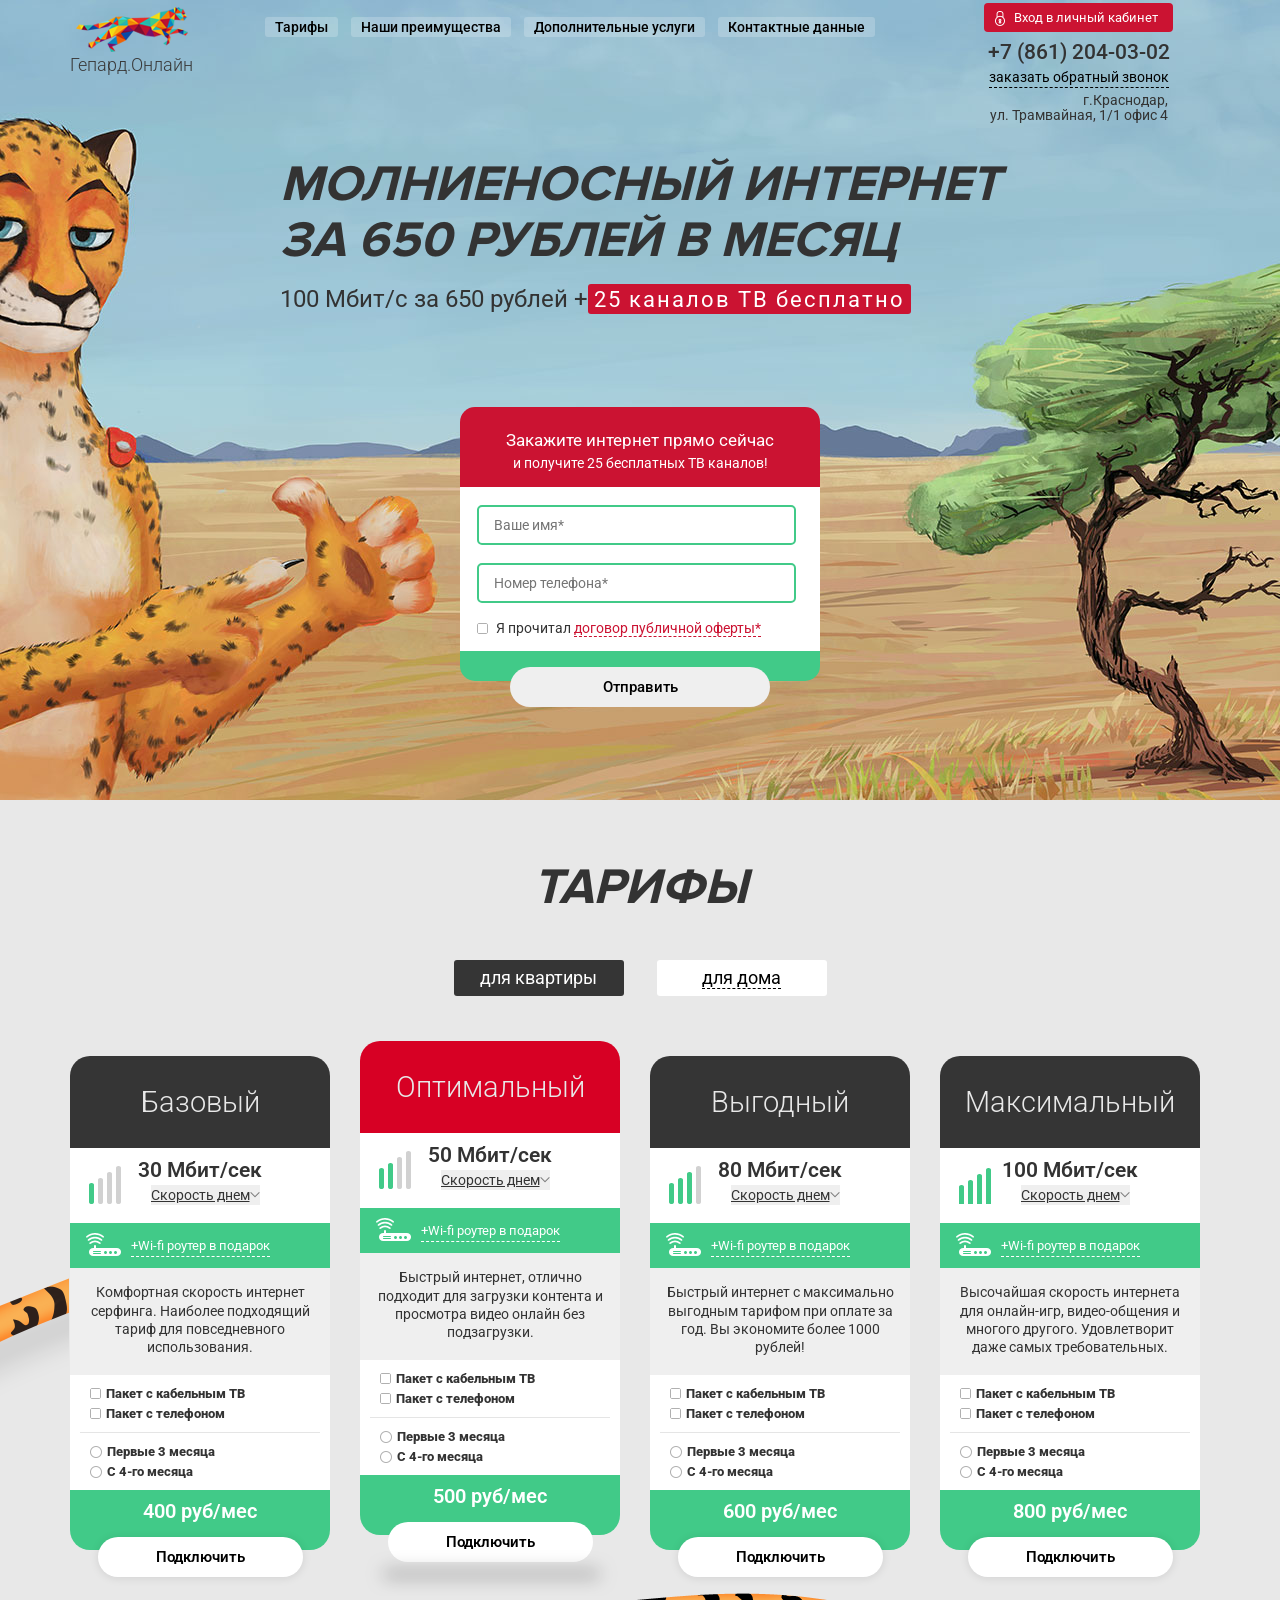
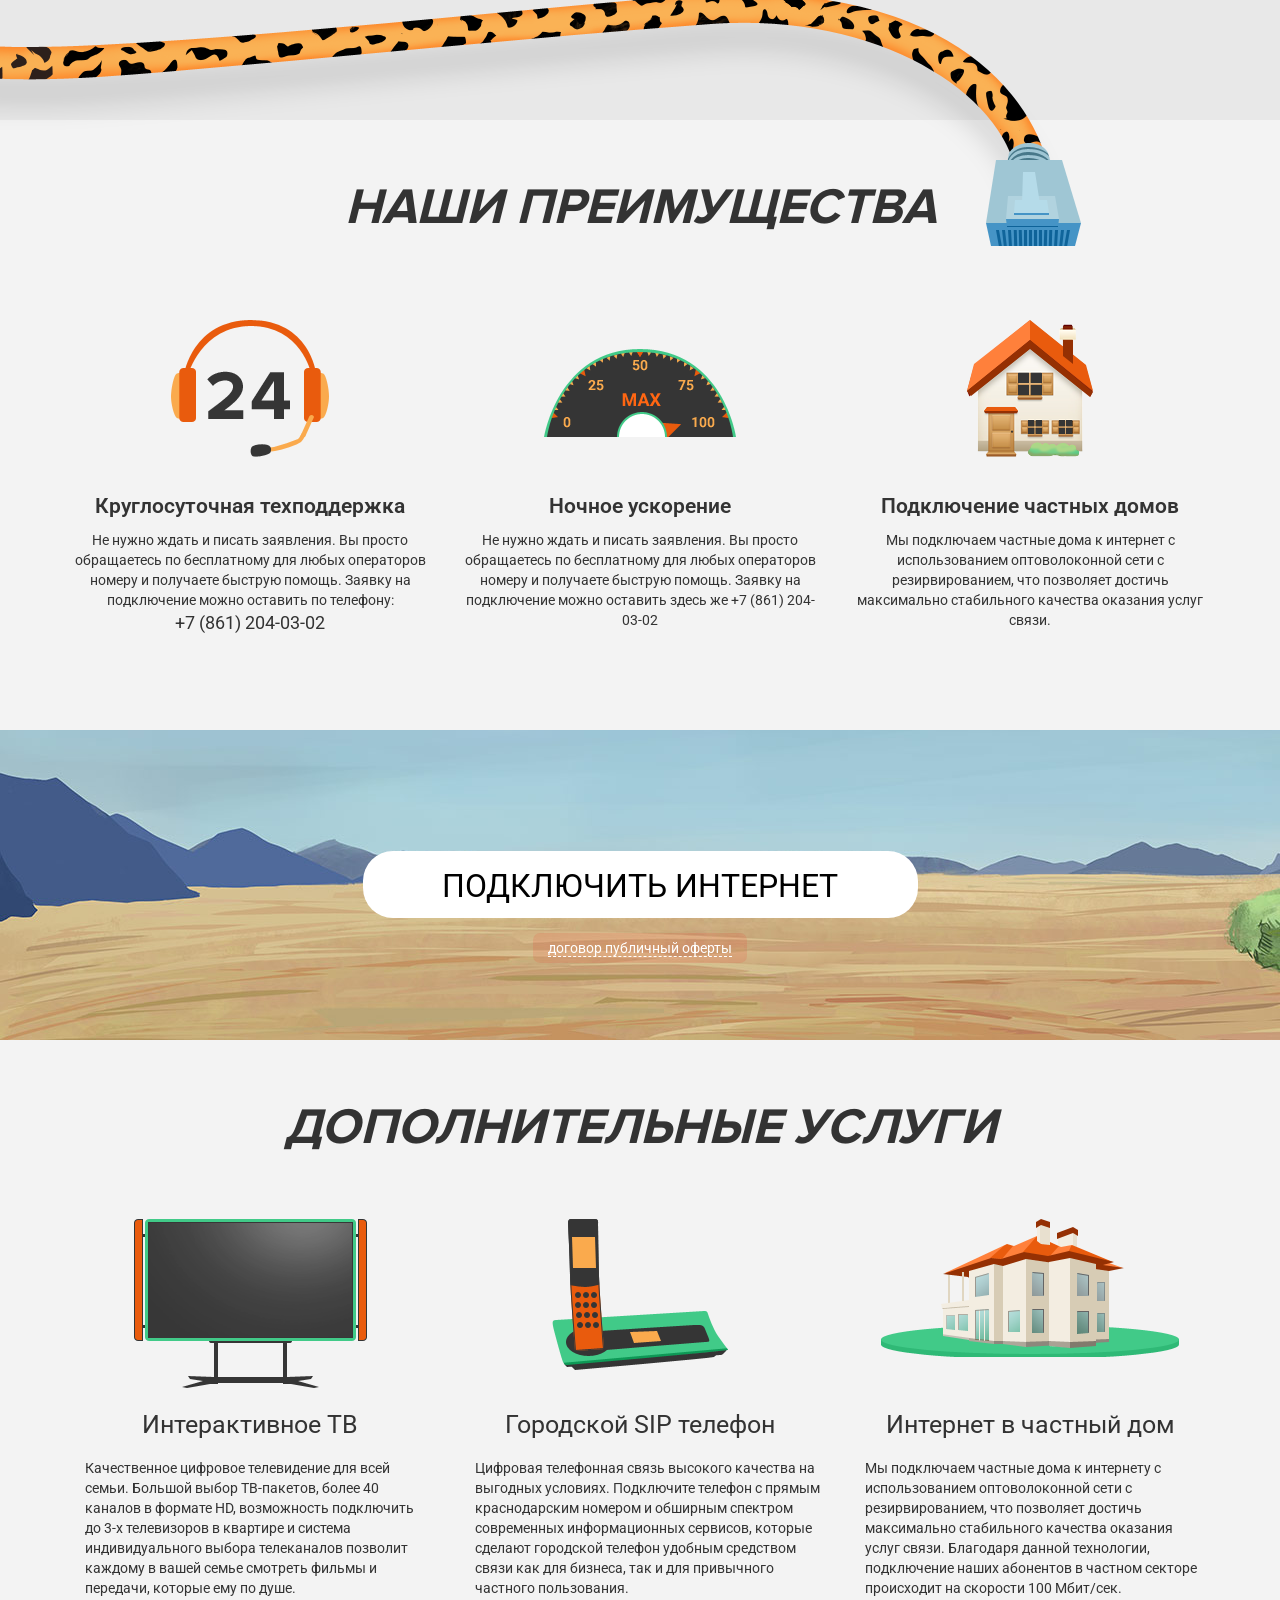
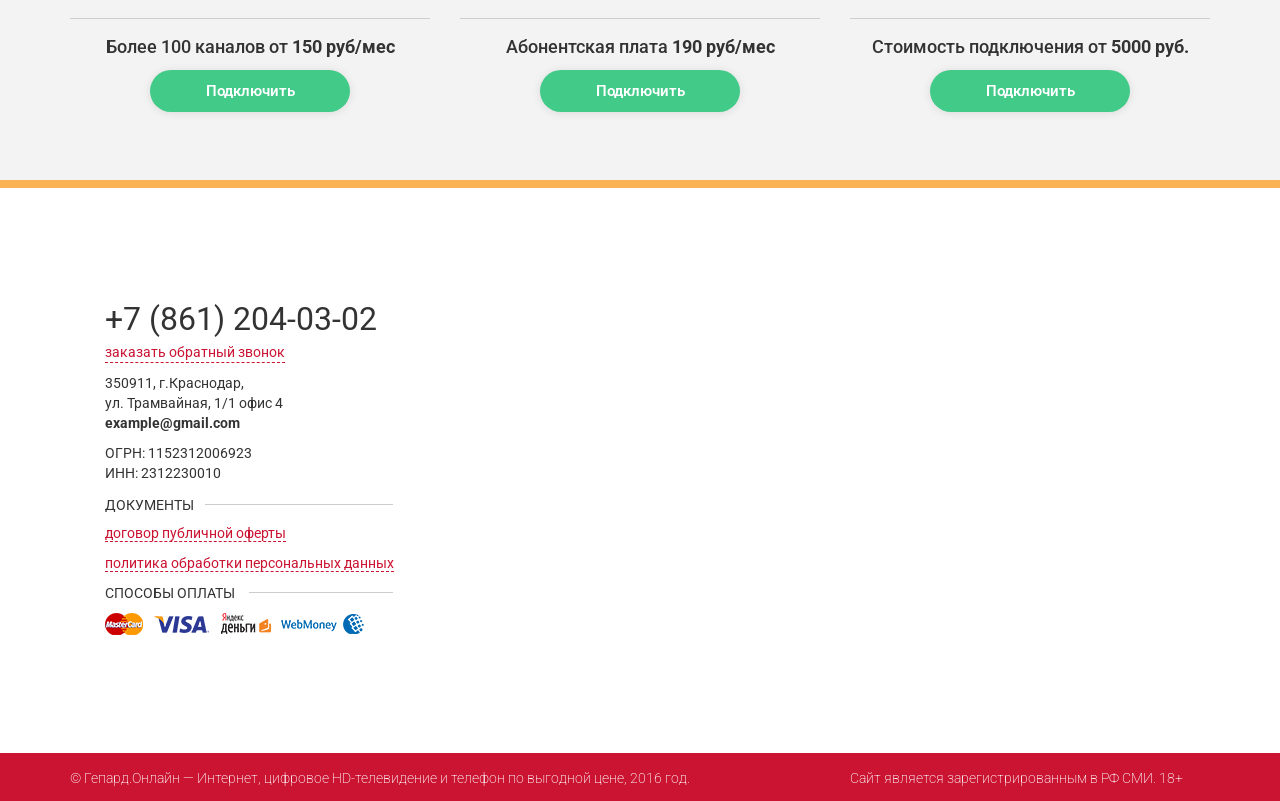
<file: index.html>
<!DOCTYPE html>
<html>
<head>
  <meta charset="utf-8" />
  <!--[if lt IE 9]><script src="https://cdnjs.cloudflare.com/ajax/libs/html5shiv/3.7.3/html5shiv.min.js"></script><![endif]-->
  <title>Гепард.Онлайн</title>
  <meta name="keywords" content="" />
  <meta name="description" content="" />
  <link href="/css/style.css" rel="stylesheet">
  <link href="/css/bootstrap.css" rel="stylesheet">
  <link href="/css/fonts.css" rel="stylesheet">
  <link href="/css/slick.css" rel="stylesheet">
  <link href="/css/slick-theme.css" rel="stylesheet">
  <link href="/css/drawer.css" rel="stylesheet">
  <link href="https://fonts.googleapis.com/css?family=Roboto:300,400,400i,500,700&subset=cyrillic-ext" rel="stylesheet"> 
  <script src="/js/jquery-2.2.3.min.js"></script>
  <!--<script src="http://pixp.fdrv.guru/pixp.js"></script>-->
  <script src="/js/slick.js"></script>
  <script src="/js/iscroll.js"></script>
  <script src="/js/drawer.js"></script>
  <script src="/js/app.js"></script>
	
<meta name="viewport" content="width=device-width, initial-scale=1.0">

</head>

<body class="drawer drawer--left">
    <!--start drawer-->
		<header role="banner">
       <button type="button" class="drawer-toggle drawer-hamburger">
          <span class="drawer-hamburger-icon"></span>
        </button>
        <nav class="drawer-nav" role="navigation">
            <ul class="drawer-menu">
              <li><a class="" title="Тарифы" href="#block-2">Тарифы</a></li>
              <li><a class="" title="Наши преиумщества" href="#block-4">Наши преиумщества</a></li>
              <li><a class="" title="Дополнительные услуги" href="#block-5">Дополнительные услуги</a></li>
              <li><a class="" title="Контактные данные" href="#contact">Контактные данные</a></li>
            </ul>
        </nav>
		</header>
      <!--end drawer-->
  <main class="content">
  <!--start 1st screen-->
    <div class="block-1" id="block-1">
      <div class="container">
        <div class="top-section row">
          <div class="col-lg-2 col-md-6  col-sm-6 col-xs-12 logo">
            <a href="" title="Гепард.Онлайн">
              <img src="./images/logo.png" alt="Гепард.Онлайн">
              <span>Гепард.Онлайн</span>
            </a>
          </div>
          <div class="col-lg-7 col-md-6 col-sm-6 col-xs-12 top-menu-wrapper">
          <!--start component top menu-->
            <ul class="top-menu">
              <!--foreach $arResult-->
              <li><a href="#block-1" title="Тарифы">Тарифы</a></li>
              <li><a href="#block-2" title="Наши преимущества">Наши преимущества</a></li>
              <li><a href="#block-5" title="Дополнительные услуги">Дополнительные услуги</a></li>
              <li><a href="#contact" title="Контактные данные">Контактные данные</a></li>
              <!--end foreach-->
            </ul>
          <!--end component top menu-->
          </div>
          <div class="user-section col-lg-3 col-md-6 col-sm-6 col-xs-12">
            <a href="" class="login-link" title="Вход в личный кабинет"><i class="ic_login"></i>Вход в личный кабинет</a>
            <!--start include file phone-number-->
            <div class="top-phone-number">+7 (861) 204-03-02</div>
            <!--end include file phone number-->
            <a href="#" title="Заказать обратный звонок" id="callback-link">заказать обратный звонок</a>
            <!--start include file address-->
            <span class="top-address">
              г.Краснодар, <br>ул. Трамвайная, 1/1 офис 4
            </span>
            <!--end include file address-->
          </div>
        </div>
        <div class="row">
          <div class="col-md-12 col-xs-12 section-top-title text-center">
            <div class="header-wrapper">
              <h1>Молниеносный интернет<br>за 650 рублей в месяц</h1>
              <h2><span>100 Мбит/с за 650 рублей <i>+</i></span><span>25 каналов ТВ бесплатно</span></h2>
            </div>
          </div>
        </div>
        <div class="row">
          <div class="col-md-12 col-xs-12 text-center">
            <!--start component feed back form-->
            <div class="feed-back-form">
              <form action="/" method="POST">  
                <div class="form-head">
                <span>Закажите интернет прямо сейчас</span><br>
                и получите 25 бесплатных ТВ каналов!
                </div>
                <div class="form-body">
                  <div>
                    <input type="text" name="name" value="" placeholder="Ваше имя*">
                  </div>
                  <div>
                    <input type="text" name="phone" value="" placeholder="Номер телефона*">
                  </div>
                  <div>
                    <input type="checkbox" name="confirm" id="confirm">
                    <label for="confirm">
                      <span>Я прочитал</span>
                      <a href="#" title="договор публичной оферты" id="oferta">договор публичной оферты*</a>
                    </label>
                  </div>
                </div>
                <div class="form-footer">
                  <input type="submit" value="Отправить">
                </div>
              </form>
            </div>
            <!--end component feed back form-->
          </div>
        </div>
      </div>
    </div>
    <!--end 1st screen-->

    <!--start 2st screen-->
    <div class="block-2" id="block-2">
      <div class="container">
        <div class="row">
          <div class="col-md-12 rates-wrapper text-center">
            <h1 class="title">тарифы</h1>
            <ul class="rates-filter">
              <li class="selected"><a href="" title="для квартиры" >для квартиры</a></li>
              <li><a href="" title="для дома">для дома</a></li>
            </ul>
            <div class="rates-list slick-slider">
              <!--foreach $arResult-->
              <div class="rates-cell">
                <form action="/" method="POST">
                <div class="rates-header">
                  <h2>Базовый</h2>
                </div>
                <div class="rates-body">
                    <div class="speed-info">
                      <div class="speed-bar-1 speed-bar">30 Mбит/ceк</div>
                      <select class="action-link">
                        <option>Скорость днем</option>
                      </select>
                    </div>
                    <div class="device-info">
                      <span>+Wi-fi роутер в подарок</span>
                    </div>
                    <div class="rates-descr">
                    Комфортная скорость интернет серфинга. Наиболее подходящий тариф для повседневного использования.
                    </div>
                    <div class="check-box-wrapper">
                      <div>
                        <div>
                          <input type="checkbox" name="package-with-tv" id="package-with-tv">
                          <label for="package-with-tv">Пакет с кабельным ТВ</label>
                        </div>
                        <div>
                          <input type="checkbox" name="package-with-phone" id="ackage-with-phone">
                          <label for="ackage-with-phone">Пакет с телефоном</label>
                        </div>
                      </div>
                      <div>
                        <div>
                          <input type="radio" name="month" id="tree-month" value="3">
                          <label for="tree-month">Первые 3 месяца</label>
                        </div>
                        <div>
                          <input type="radio" name="month" id="foure-month" value="4">
                          <label for="foure-month">С 4-го месяца</label>
                        </div>
                      </div>
                    </div>
                  </div>
                  <div class="rates-footer">
                    <div>400 руб/мес</div>
                    <input type="submit" value="Подключить">
                  </div>
                </form>
              </div>

              <div class="rates-cell selected">
                <form action="/" method="POST">
                <div class="rates-header">
                  <h2>Оптимальный</h2>
                </div>
                <div class="rates-body">
                    <div class="speed-info">
                      <div class="speed-bar-2 speed-bar">50 Мбит/сек</div>
                      <select class="action-link">
                        <option>Скорость днем</option>
                      </select>
                    </div>
                    <div class="device-info">
                      <span>+Wi-fi роутер в подарок</span>
                    </div>
                    <div class="rates-descr">
                     Быстрый интернет, отлично 
                    подходит для загрузки контента 
                    и просмотра видео онлайн 
                    без подзагрузки.
                    </div>
                    <div class="check-box-wrapper">
                      <div>
                        <div>
                          <input type="checkbox" name="package-with-tv" id="package-with-tv">
                          <label for="package-with-tv">Пакет с кабельным ТВ</label>
                        </div>
                        <div>
                          <input type="checkbox" name="package-with-phone" id="ackage-with-phone">
                          <label for="ackage-with-phone">Пакет с телефоном</label>
                        </div>
                      </div>
                      <div>
                        <div>
                          <input type="radio" name="month" id="tree-month" value="3">
                          <label for="tree-month">Первые 3 месяца</label>
                        </div>
                        <div>
                          <input type="radio" name="month" id="foure-month" value="4">
                          <label for="foure-month">С 4-го месяца</label>
                        </div>
                      </div>
                    </div>
                  </div>
                  <div class="rates-footer">
                    <div>500 руб/мес</div>
                    <input type="submit" value="Подключить">
                  </div>
                </form>
              </div>

              <div class="rates-cell">
                <form action="/" method="POST">
                <div class="rates-header">
                  <h2>Выгодный</h2>
                </div>
                <div class="rates-body">
                    <div class="speed-info">
                      <div class="speed-bar-3 speed-bar">80 Мбит/сек</div>
                      <select class="action-link">
                        <option>Скорость днем</option>
                      </select>
                    </div>
                    <div class="device-info">
                      <span>+Wi-fi роутер в подарок</span>
                    </div>
                    <div class="rates-descr">
                       Быстрый интернет с максимально выгодным тарифом 
                      при оплате за год. 
                      Вы экономите более 1000 рублей!
                    </div>
                    <div class="check-box-wrapper">
                      <div>
                        <div>
                          <input type="checkbox" name="package-with-tv" id="package-with-tv">
                          <label for="package-with-tv">Пакет с кабельным ТВ</label>
                        </div>
                        <div>
                          <input type="checkbox" name="package-with-phone" id="ackage-with-phone">
                          <label for="ackage-with-phone">Пакет с телефоном</label>
                        </div>
                      </div>
                      <div>
                        <div>
                          <input type="radio" name="month" id="tree-month" value="3">
                          <label for="tree-month">Первые 3 месяца</label>
                        </div>
                        <div>
                          <input type="radio" name="month" id="foure-month" value="4">
                          <label for="foure-month">С 4-го месяца</label>
                        </div>
                      </div>
                    </div>
                  </div>
                  <div class="rates-footer">
                    <div>600 руб/мес</div>
                    <input type="submit"  value="Подключить">
                  </div>
                </form>
              </div>

              <div class="rates-cell">
               <form action="/" method="POST">
                <div class="rates-header">
                  <h2>Максимальный</h2>
                </div>
                <div class="rates-body">
                    <div class="speed-info">
                      <div class="speed-bar-5 speed-bar">100 Mбит/ceк</div>
                      <select class="action-link">
                        <option>Скорость днем</option>
                      </select>
                    </div>
                    <div class="device-info">
                      <span>+Wi-fi роутер в подарок</span>
                    </div>
                    <div class="rates-descr">
                      Высочайшая скорость интернета 
                      для онлайн-игр, видео-общения 
                      и многого другого. Удовлетворит даже самых требовательных.
                    </div>
                    <div class="check-box-wrapper">
                      <div>
                        <div>
                          <input type="checkbox" name="package-with-tv" id="package-with-tv">
                          <label for="package-with-tv">Пакет с кабельным ТВ</label>
                        </div>
                        <div>
                          <input type="checkbox" name="package-with-phone" id="ackage-with-phone">
                          <label for="ackage-with-phone">Пакет с телефоном</label>
                        </div>
                      </div>
                      <div>
                        <div>
                          <input type="radio" name="month" id="tree-month" value="3">
                          <label for="tree-month">Первые 3 месяца</label>
                        </div>
                        <div>
                          <input type="radio" name="month" id="foure-month" value="4">
                          <label for="foure-month">С 4-го месяца</label>
                        </div>
                      </div>
                    </div>
                  </div>
                  <div class="rates-footer">
                    <div>800 руб/мес</div>
                    <input type="submit"  value="Подключить">
                  </div>
                </form>
              </div>
              <!--end foreach-->
            </div>
          </div>
        </div>
      </div>
    </div>
    <!--end 2st screen-->

    <!--start 3rd screen-->
    <div class="block-4" id="block-4">
      <div class="container">
        <div class="row">
          <div class="col-md-12 col-xs-12 text-center">
            <h1 class="title">Наши преимущества</h1>
          </div>
        </div>
        <div class="row our-advantages-list text-center">
          <!--foreach $arResult-->
          <div class="col-md-4 col-sm-4 col-xs-12">
            <div class="pic">
              <img src="/images/24.png" alt="24"> 
            </div>
            <h2>Круглосуточная техподдержка</h2>
            <p>Не нужно ждать и писать заявления. Вы просто обращаетесь по бесплатному для любых операторов номеру и получаете быструю помощь. Заявку 
            на подключение можно оставить по телефону:
             <br><span class="p-number">+7 (861) 204-03-02</span>
             </p>
          </div>
          <div class="col-md-4 col-sm-4 col-xs-12">
            <div class="pic">
              <img src="/images/max.png" alt="max"> 
            </div>
            <h2>Ночное ускорение</h2>
            <p>
            Не нужно ждать и писать заявления. Вы просто обращаетесь по бесплатному для любых операторов номеру и получаете быструю помощь. Заявку на подключение можно оставить здесь же +7 (861) 204-03-02
          </div>
          <div class="col-md-4 col-sm-4 col-xs-12">
            <div class="pic">
              <img src="/images/house.png" alt="house"> 
            </div>
            <h2>Подключение частных домов</h2>
            <p>
            Мы подключаем частные дома к интернет 
            с использованием оптоволоконной сети 
            с резирвированием, что позволяет достичь максимально стабильного качества оказания 
            услуг связи.
            </p>
          </div>
          <!--end foreach-->
        </div>
      </div>
    </div>
    <!--end 3st screen-->

    <!--start action block-->
    <div class="block-action text-center">
      <div class="container">
        <div class="row">
          <div class="col-md-12 col-xs-12">
            <div>
              <a href="#" id="connect-link" title="Подключить интернет">Подключить интернет</a>
            </div>
            <div class="ofert-2-link-wrapper">
              <a href="#" id="oferta-2-link" title="договор публичный оферты">договор публичный оферты</a>
            </div>
          </div>
        </div>
      </div>
    </div>
    <!--end action block-->

    <!--start block-5st-->
    <div class="block-5 text-center" id="block-5">
      <div class="container">
        <div class="col-md-12 col-xs-12 text-center">
          <h1 class="title">Дополнительные услуги</h1>
        </div>
        <div class="row dop-serivces">
          <!--foreach $arResult-->
          <div class="col-md-4 col-sm-4 col-xs-12">
            <div class="pic">
              <img src="/images/tv.png" alt="tv"> 
            </div>
            <h2>Интерактивное ТВ</h2>
           <p>Качественное цифровое телевидение для всей семьи. Большой выбор ТВ-пакетов, более 40 каналов в формате HD, возможность подключить до 3-х телевизоров в квартире и система индивидуального выбора телеканалов позволит каждому в вашей семье смотреть фильмы 
            и передачи, которые ему по душе. 
          </p>
           <div class="descr">Более 100 каналов от <b>150 руб/мес</b></div>
           <a href="" class="dop-service-link" title="Подключить">Подключить</a>
          </div>
          <div class="col-md-4 col-sm-4 col-xs-12">
            <div class="pic">
              <img src="/images/phone.png" alt="phone"> 
            </div>
            <h2>Городской SIP телефон</h2>
            <p>Цифровая телефонная связь высокого качества на выгодных условиях. Подключите телефон с прямым краснодарским номером и обширным спектром современных информационных сервисов, которые сделают городской телефон удобным средством связи как для бизнеса, 
            так и для привычного частного пользования.
            </p> 
           <div class="descr"> Абонентская плата <b>190 руб/мес</b></div>
           <a href="" class="dop-service-link" title="Подключить">Подключить</a>
          </div>
          <div class="col-md-4 col-sm-4 col-xs-12">
            <div class="pic">
              <img src="/images/house-service.png" alt="house-service"> 
            </div>
          <h2>Интернет в частный дом</h2>
          <p>Мы подключаем частные дома к интернету 
          с использованием оптоволоконной сети 
          с резирвированием, что позволяет достичь максимально стабильного качества оказания услуг связи. Благодаря данной технологии, подключение наших абонентов в частном секторе происходит на скорости 100 Мбит/сек.
          </p>
           <div class="descr"> Стоимость подключения от <b>5000 руб.</b></div>
           <a href="" class="dop-service-link" title="Подключить">Подключить</a>
          </div>
          <!--end foreach-->
        </div>
      </div>
    </div>
    <!--end block-5st-->

    <!--start ya map-->
    <script src="https://api-maps.yandex.ru/2.1/?lang=ru_RU" type="text/javascript"></script>
    <div class="ya-map">
        <div id="map"> 

        </div>
          <div class="container" id="contact">
            <div class="map-descr">
              <div>
                <span class="phone-number">+7 (861) 204-03-02</span>
              </div>
              <div>
                <a href="#" class="callback-link-map" title="заказать обратный звонок">заказать обратный звонок</a>
              </div>
              <ul class="addess-list">
                <li>350911, г.Краснодар,</li>
                <li>ул. Трамвайная, 1/1 офис 4</li>
                <li><b>example@gmail.com</b></li>
              </ul>
              <ul>
                <li>ОГРН: 1152312006923</li>
                <li>ИНН: 2312230010</li>
              </ul>
              <div class="doc-word">
                документы
              </div>
              <ul class="dashed-link">
                <li> <a href="#" title="договор публичной оферты">договор публичной оферты</a></li>
                <li> <a href="#" title="политика обработки персональных данных">политика обработки персональных данных</a></li>
              </ul>
              <div class="pay-word">
                способы оплаты
              </div>
              <div class="pay-ico"><img src="/images/pay-ico.png" alt="Спопобы оплаты"></div>
            </div>
          </div>
    </div>
    <!--end ya map-->
  </main><!-- .content -->

  <footer class="footer">
   <div class="container">
      <div class="row">
        <div class="col-lg-8 col-md-12 col-xs-12">
          <div class="coop">
            <a href="/" title="Гепард.Онлайн">©  Гепард.Онлайн</a> 
            <span>— Интернет, цифровое HD-телевидение и телефон по выгодной цене, 2016 год.</span>
          </div>
        </div>
        <div class="col-lg-4 col-md-12 col-xs-12">      
          <span class="age">Сайт является зарегистрированным в РФ СМИ. 18+ </span>
        </div>
      </div>
   </div>
  </footer><!-- .footer -->
</body>
</html>
</file>
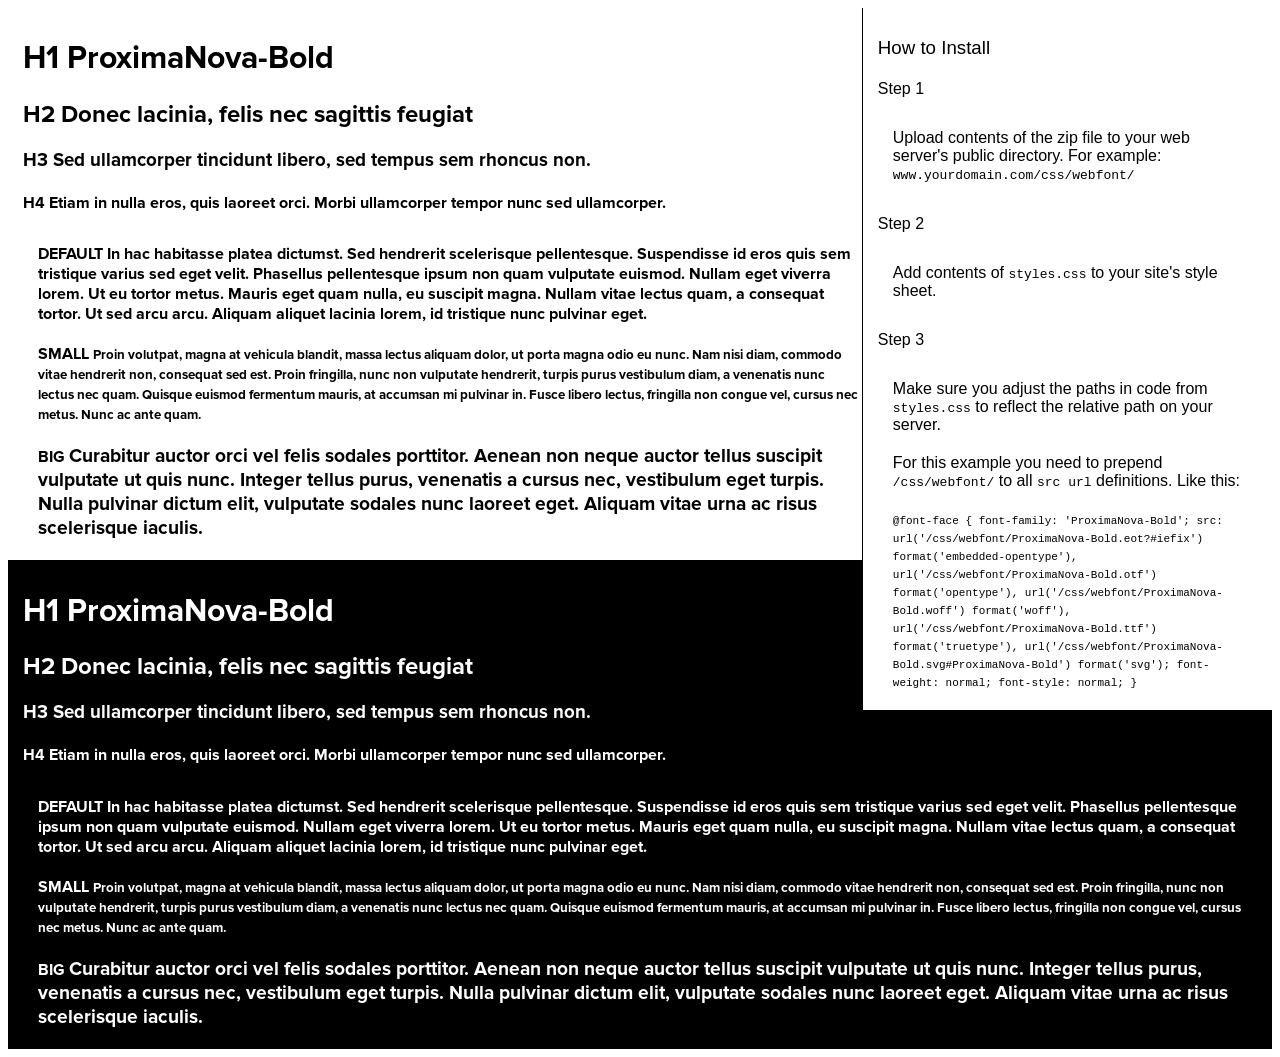
<file: fonts/proxima_nova/bold/preview.html>
<!DOCTYPE html>
<html>
<head>
<title>
ProximaNova-Bold
 - Web font preview
</title>
<style type='text/css'>

@font-face {
  font-family: 'ProximaNova-Bold';
  src: url('ProximaNova-Bold.eot?#iefix') format('embedded-opentype'),  url('ProximaNova-Bold.otf')  format('opentype'),
	     url('ProximaNova-Bold.woff') format('woff'), url('ProximaNova-Bold.ttf')  format('truetype'), url('ProximaNova-Bold.svg#ProximaNova-Bold') format('svg');
  font-weight: normal;
  font-style: normal;
}

body { font-family: 'ProximaNova-Bold' !important; }
h1, h2, h3, h4 { font-weight: normal; }
.reg { color:black; background:white; }
.inverse { color:white; background:black; }
div { padding: 10px 15px; }
.right { background:white; width:30%; float: right; font-family: sans-serif; border: 1px solid black; border-width: 0 0 1px 1px;}
</style>
</head>
<body>
<div class='right'>
<h3>How to Install</h3>
<h4>Step 1</h4>
<div>
Upload contents of the zip file to your web server's public directory. For example:
<code>www.yourdomain.com/css/webfont/</code>
</div>
<h4>Step 2</h4>
<div>
Add contents of
<code>styles.css</code>
to your site's style sheet.
</div>
<h4>Step 3</h4>
<div>
Make sure you adjust the paths in code from
<code>styles.css</code>
to reflect the relative path on your server.
</div>
<div>
For this example you need to prepend
<code>/css/webfont/</code>
to all
<code>src url</code>
definitions. Like this:
</div>
<div>
<code style='font-size:11px;'>@font-face {
  font-family: 'ProximaNova-Bold';
  src: url('/css/webfont/ProximaNova-Bold.eot?#iefix') format('embedded-opentype'),  url('/css/webfont/ProximaNova-Bold.otf')  format('opentype'),
	     url('/css/webfont/ProximaNova-Bold.woff') format('woff'), url('/css/webfont/ProximaNova-Bold.ttf')  format('truetype'), url('/css/webfont/ProximaNova-Bold.svg#ProximaNova-Bold') format('svg');
  font-weight: normal;
  font-style: normal;
}</code>
</div>
</div>
<div class='reg'>
<h1>
H1
ProximaNova-Bold
</h1>
<h2>
H2
Donec lacinia, felis nec sagittis feugiat
</h2>
<h3>
H3
Sed ullamcorper tincidunt libero, sed tempus sem rhoncus non.
</h3>
<h4>
H4
Etiam in nulla eros, quis laoreet orci. Morbi ullamcorper tempor nunc sed ullamcorper.
</h4>
<div>
DEFAULT
In hac habitasse platea dictumst. Sed hendrerit scelerisque pellentesque. Suspendisse id eros quis sem tristique varius sed eget velit. Phasellus pellentesque ipsum non quam vulputate euismod. Nullam eget viverra lorem. Ut eu tortor metus. Mauris eget quam nulla, eu suscipit magna. Nullam vitae lectus quam, a consequat tortor. Ut sed arcu arcu. Aliquam aliquet lacinia lorem, id tristique nunc pulvinar eget.
</div>
<div>
SMALL
<small>
Proin volutpat, magna at vehicula blandit, massa lectus aliquam dolor, ut porta magna odio eu nunc. Nam nisi diam, commodo vitae hendrerit non, consequat sed est. Proin fringilla, nunc non vulputate hendrerit, turpis purus vestibulum diam, a venenatis nunc lectus nec quam. Quisque euismod fermentum mauris, at accumsan mi pulvinar in. Fusce libero lectus, fringilla non congue vel, cursus nec metus. Nunc ac ante quam.
</small>
</div>
<div>
BIG
<big>
Curabitur auctor orci vel felis sodales porttitor. Aenean non neque auctor tellus suscipit vulputate ut quis nunc. Integer tellus purus, venenatis a cursus nec, vestibulum eget turpis. Nulla pulvinar dictum elit, vulputate sodales nunc laoreet eget. Aliquam vitae urna ac risus scelerisque iaculis.
</big>
</div>

</div>
<div class='inverse'>
<h1>
H1
ProximaNova-Bold
</h1>
<h2>
H2
Donec lacinia, felis nec sagittis feugiat
</h2>
<h3>
H3
Sed ullamcorper tincidunt libero, sed tempus sem rhoncus non.
</h3>
<h4>
H4
Etiam in nulla eros, quis laoreet orci. Morbi ullamcorper tempor nunc sed ullamcorper.
</h4>
<div>
DEFAULT
In hac habitasse platea dictumst. Sed hendrerit scelerisque pellentesque. Suspendisse id eros quis sem tristique varius sed eget velit. Phasellus pellentesque ipsum non quam vulputate euismod. Nullam eget viverra lorem. Ut eu tortor metus. Mauris eget quam nulla, eu suscipit magna. Nullam vitae lectus quam, a consequat tortor. Ut sed arcu arcu. Aliquam aliquet lacinia lorem, id tristique nunc pulvinar eget.
</div>
<div>
SMALL
<small>
Proin volutpat, magna at vehicula blandit, massa lectus aliquam dolor, ut porta magna odio eu nunc. Nam nisi diam, commodo vitae hendrerit non, consequat sed est. Proin fringilla, nunc non vulputate hendrerit, turpis purus vestibulum diam, a venenatis nunc lectus nec quam. Quisque euismod fermentum mauris, at accumsan mi pulvinar in. Fusce libero lectus, fringilla non congue vel, cursus nec metus. Nunc ac ante quam.
</small>
</div>
<div>
BIG
<big>
Curabitur auctor orci vel felis sodales porttitor. Aenean non neque auctor tellus suscipit vulputate ut quis nunc. Integer tellus purus, venenatis a cursus nec, vestibulum eget turpis. Nulla pulvinar dictum elit, vulputate sodales nunc laoreet eget. Aliquam vitae urna ac risus scelerisque iaculis.
</big>
</div>

</div>
</body>
</html>
</file>
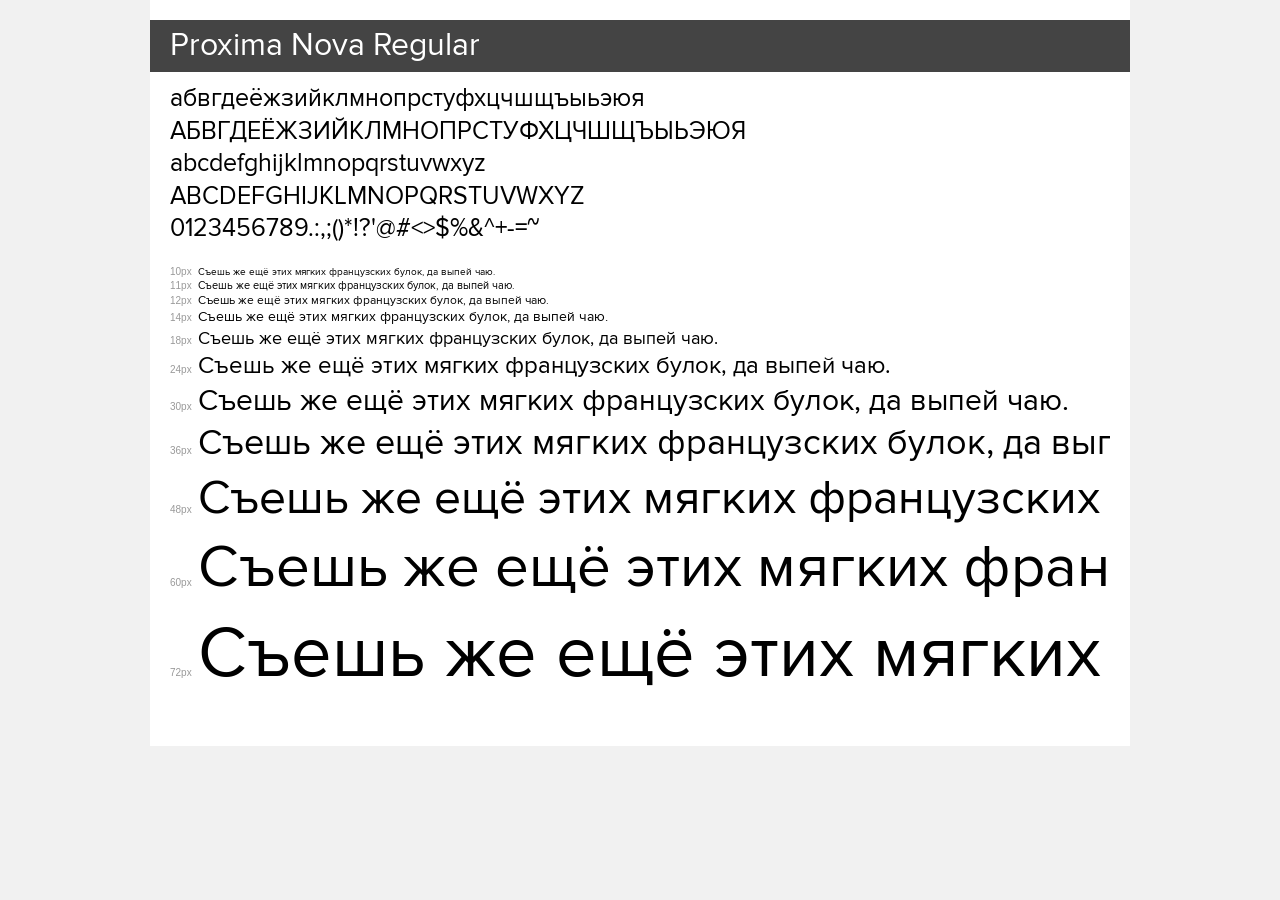
<file: fonts/proxima_nova/regular/demo.html>
<!DOCTYPE html>
<html>
<head>
	<meta charset="utf-8">
	<title>Transfonter demo</title>
	<link href="stylesheet.css" rel="stylesheet">
	<style>
		/*
		http://meyerweb.com/eric/tools/css/reset/
		v2.0 | 20110126
		License: none (public domain)
		*/
		html, body, div, span, applet, object, iframe,
		h1, h2, h3, h4, h5, h6, p, blockquote, pre,
		a, abbr, acronym, address, big, cite, code,
		del, dfn, em, img, ins, kbd, q, s, samp,
		small, strike, strong, sub, sup, tt, var,
		b, u, i, center,
		dl, dt, dd, ol, ul, li,
		fieldset, form, label, legend,
		table, caption, tbody, tfoot, thead, tr, th, td,
		article, aside, canvas, details, embed,
		figure, figcaption, footer, header, hgroup,
		menu, nav, output, ruby, section, summary,
		time, mark, audio, video {
			margin: 0;
			padding: 0;
			border: 0;
			font-size: 100%;
			font: inherit;
			vertical-align: baseline;
		}
		/* HTML5 display-role reset for older browsers */
		article, aside, details, figcaption, figure,
		footer, header, hgroup, menu, nav, section {
			display: block;
		}
		body {
			line-height: 1;
		}
		ol, ul {
			list-style: none;
		}
		blockquote, q {
			quotes: none;
		}
		blockquote:before, blockquote:after,
		q:before, q:after {
			content: '';
			content: none;
		}
		table {
			border-collapse: collapse;
			border-spacing: 0;
		}
		/* common styles */
		body {
			background: #f1f1f1;
			color: #000;
		}
		.page {
			background: #fff;
			width: 940px;
			margin: 0 auto;
			padding: 20px 20px 0 20px;
			overflow: hidden;
		}
		.font-container {
			overflow-x: auto;
			overflow-y: hidden;
			margin-bottom: 40px;
			line-height: 1.3;
			white-space: nowrap;
			padding-bottom: 5px;
		}
		h1 {
			position: relative;
			background: #444;
			font-size: 32px;
			color: #fff;
			padding: 10px 20px;
			margin: 0 -20px 10px -20px;
		}
		.letters {
			font-size: 25px;
			margin-bottom: 20px;
		}
		.s10:before {
			content: '10px';
		}
		.s11:before {
			content: '11px';
		}
		.s12:before {
			content: '12px';
		}
		.s14:before {
			content: '14px';
		}
		.s18:before {
			content: '18px';
		}
		.s24:before {
			content: '24px';
		}
		.s30:before {
			content: '30px';
		}
		.s36:before {
			content: '36px';
		}
		.s48:before {
			content: '48px';
		}
		.s60:before {
			content: '60px';
		}
		.s72:before {
			content: '72px';
		}
		.s10:before, .s11:before, .s12:before, .s14:before,
		.s18:before, .s24:before, .s30:before, .s36:before,
		.s48:before, .s60:before, .s72:before {
			font-family: Arial, sans-serif;
			font-size: 10px;
			font-weight: normal;
			font-style: normal;
			color: #999;
			padding-right: 6px;
		}
		/* fonts demo styles */
		.demo-0 {
			font-family: 'Proxima Nova Rg';
			font-weight: normal;
			font-style: normal;
		}
	</style>
</head>
<body>
<div class="page">
	<div class="demo-0">
		<h1>Proxima Nova Regular</h1>
		<div class="font-container">
			<p class="letters">
				абвгдеёжзийклмнопрстуфхцчшщъыьэюя <br />
				АБВГДЕЁЖЗИЙКЛМНОПРСТУФХЦЧШЩЪЫЬЭЮЯ <br />
				abcdefghijklmnopqrstuvwxyz <br />
				ABCDEFGHIJKLMNOPQRSTUVWXYZ <br />				0123456789.:,;()*!?'@#<>$%&^+-=~
			</p>
			<p class="s10" style="font-size: 10px;">Съешь же ещё этих мягких французских булок, да выпей чаю.</p>
			<p class="s11" style="font-size: 11px;">Съешь же ещё этих мягких французских булок, да выпей чаю.</p>
			<p class="s12" style="font-size: 12px;">Съешь же ещё этих мягких французских булок, да выпей чаю.</p>
			<p class="s14" style="font-size: 14px;">Съешь же ещё этих мягких французских булок, да выпей чаю.</p>
			<p class="s18" style="font-size: 18px;">Съешь же ещё этих мягких французских булок, да выпей чаю.</p>
			<p class="s24" style="font-size: 24px;">Съешь же ещё этих мягких французских булок, да выпей чаю.</p>
			<p class="s30" style="font-size: 30px;">Съешь же ещё этих мягких французских булок, да выпей чаю.</p>
			<p class="s36" style="font-size: 36px;">Съешь же ещё этих мягких французских булок, да выпей чаю.</p>
			<p class="s48" style="font-size: 48px;">Съешь же ещё этих мягких французских булок, да выпей чаю.</p>
			<p class="s60" style="font-size: 60px;">Съешь же ещё этих мягких французских булок, да выпей чаю.</p>
			<p class="s72" style="font-size: 72px;">Съешь же ещё этих мягких французских булок, да выпей чаю.</p>
		</div>
	</div>
</div>
</body>
</html>
</file>
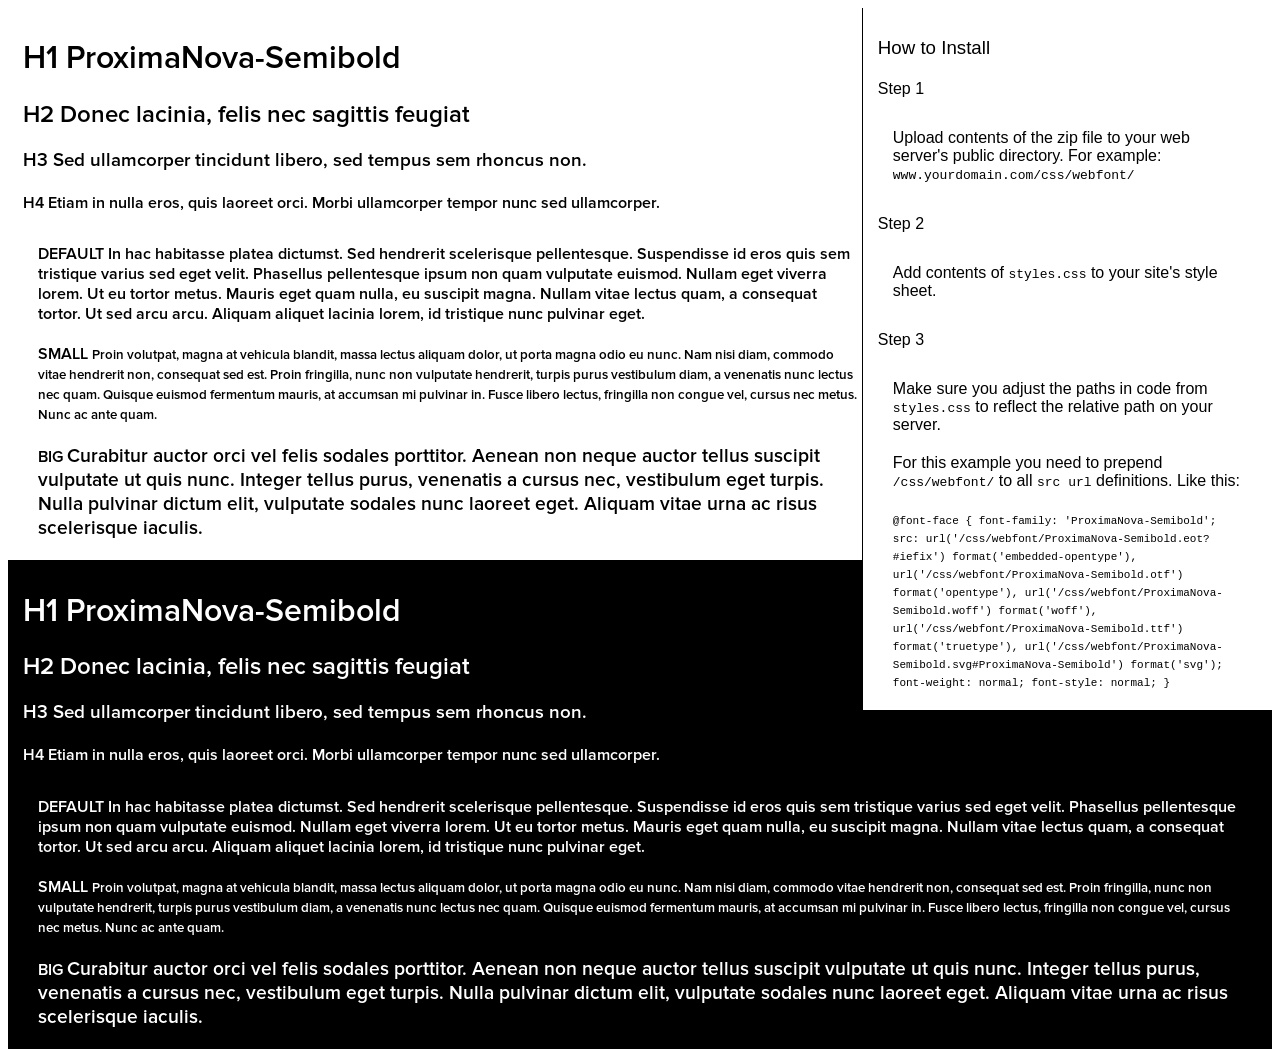
<file: fonts/proxima_nova/semibold/preview.html>
<!DOCTYPE html>
<html>
<head>
<title>
ProximaNova-Semibold
 - Web font preview
</title>
<style type='text/css'>

@font-face {
  font-family: 'ProximaNova-Semibold';
  src: url('ProximaNova-Semibold.eot?#iefix') format('embedded-opentype'),  url('ProximaNova-Semibold.otf')  format('opentype'),
	     url('ProximaNova-Semibold.woff') format('woff'), url('ProximaNova-Semibold.ttf')  format('truetype'), url('ProximaNova-Semibold.svg#ProximaNova-Semibold') format('svg');
  font-weight: normal;
  font-style: normal;
}

body { font-family: 'ProximaNova-Semibold' !important; }
h1, h2, h3, h4 { font-weight: normal; }
.reg { color:black; background:white; }
.inverse { color:white; background:black; }
div { padding: 10px 15px; }
.right { background:white; width:30%; float: right; font-family: sans-serif; border: 1px solid black; border-width: 0 0 1px 1px;}
</style>
</head>
<body>
<div class='right'>
<h3>How to Install</h3>
<h4>Step 1</h4>
<div>
Upload contents of the zip file to your web server's public directory. For example:
<code>www.yourdomain.com/css/webfont/</code>
</div>
<h4>Step 2</h4>
<div>
Add contents of
<code>styles.css</code>
to your site's style sheet.
</div>
<h4>Step 3</h4>
<div>
Make sure you adjust the paths in code from
<code>styles.css</code>
to reflect the relative path on your server.
</div>
<div>
For this example you need to prepend
<code>/css/webfont/</code>
to all
<code>src url</code>
definitions. Like this:
</div>
<div>
<code style='font-size:11px;'>@font-face {
  font-family: 'ProximaNova-Semibold';
  src: url('/css/webfont/ProximaNova-Semibold.eot?#iefix') format('embedded-opentype'),  url('/css/webfont/ProximaNova-Semibold.otf')  format('opentype'),
	     url('/css/webfont/ProximaNova-Semibold.woff') format('woff'), url('/css/webfont/ProximaNova-Semibold.ttf')  format('truetype'), url('/css/webfont/ProximaNova-Semibold.svg#ProximaNova-Semibold') format('svg');
  font-weight: normal;
  font-style: normal;
}</code>
</div>
</div>
<div class='reg'>
<h1>
H1
ProximaNova-Semibold
</h1>
<h2>
H2
Donec lacinia, felis nec sagittis feugiat
</h2>
<h3>
H3
Sed ullamcorper tincidunt libero, sed tempus sem rhoncus non.
</h3>
<h4>
H4
Etiam in nulla eros, quis laoreet orci. Morbi ullamcorper tempor nunc sed ullamcorper.
</h4>
<div>
DEFAULT
In hac habitasse platea dictumst. Sed hendrerit scelerisque pellentesque. Suspendisse id eros quis sem tristique varius sed eget velit. Phasellus pellentesque ipsum non quam vulputate euismod. Nullam eget viverra lorem. Ut eu tortor metus. Mauris eget quam nulla, eu suscipit magna. Nullam vitae lectus quam, a consequat tortor. Ut sed arcu arcu. Aliquam aliquet lacinia lorem, id tristique nunc pulvinar eget.
</div>
<div>
SMALL
<small>
Proin volutpat, magna at vehicula blandit, massa lectus aliquam dolor, ut porta magna odio eu nunc. Nam nisi diam, commodo vitae hendrerit non, consequat sed est. Proin fringilla, nunc non vulputate hendrerit, turpis purus vestibulum diam, a venenatis nunc lectus nec quam. Quisque euismod fermentum mauris, at accumsan mi pulvinar in. Fusce libero lectus, fringilla non congue vel, cursus nec metus. Nunc ac ante quam.
</small>
</div>
<div>
BIG
<big>
Curabitur auctor orci vel felis sodales porttitor. Aenean non neque auctor tellus suscipit vulputate ut quis nunc. Integer tellus purus, venenatis a cursus nec, vestibulum eget turpis. Nulla pulvinar dictum elit, vulputate sodales nunc laoreet eget. Aliquam vitae urna ac risus scelerisque iaculis.
</big>
</div>

</div>
<div class='inverse'>
<h1>
H1
ProximaNova-Semibold
</h1>
<h2>
H2
Donec lacinia, felis nec sagittis feugiat
</h2>
<h3>
H3
Sed ullamcorper tincidunt libero, sed tempus sem rhoncus non.
</h3>
<h4>
H4
Etiam in nulla eros, quis laoreet orci. Morbi ullamcorper tempor nunc sed ullamcorper.
</h4>
<div>
DEFAULT
In hac habitasse platea dictumst. Sed hendrerit scelerisque pellentesque. Suspendisse id eros quis sem tristique varius sed eget velit. Phasellus pellentesque ipsum non quam vulputate euismod. Nullam eget viverra lorem. Ut eu tortor metus. Mauris eget quam nulla, eu suscipit magna. Nullam vitae lectus quam, a consequat tortor. Ut sed arcu arcu. Aliquam aliquet lacinia lorem, id tristique nunc pulvinar eget.
</div>
<div>
SMALL
<small>
Proin volutpat, magna at vehicula blandit, massa lectus aliquam dolor, ut porta magna odio eu nunc. Nam nisi diam, commodo vitae hendrerit non, consequat sed est. Proin fringilla, nunc non vulputate hendrerit, turpis purus vestibulum diam, a venenatis nunc lectus nec quam. Quisque euismod fermentum mauris, at accumsan mi pulvinar in. Fusce libero lectus, fringilla non congue vel, cursus nec metus. Nunc ac ante quam.
</small>
</div>
<div>
BIG
<big>
Curabitur auctor orci vel felis sodales porttitor. Aenean non neque auctor tellus suscipit vulputate ut quis nunc. Integer tellus purus, venenatis a cursus nec, vestibulum eget turpis. Nulla pulvinar dictum elit, vulputate sodales nunc laoreet eget. Aliquam vitae urna ac risus scelerisque iaculis.
</big>
</div>

</div>
</body>
</html>
</file>
<file: css/style.css>
/* Eric Meyer's CSS Reset */
html, body, div, span, applet, object, iframe,
h1, h2, h3, h4, h5, h6, p, blockquote, pre,
a, abbr, acronym, address, big, cite, code,
del, dfn, em, img, ins, kbd, q, s, samp,
small, strike, strong, sub, sup, tt, var,
b, u, i, center,
dl, dt, dd, ol, ul, li,
fieldset, form, label, legend,
table, caption, tbody, tfoot, thead, tr, th, td,
article, aside, canvas, details, embed,
figure, figcaption, footer, header, hgroup,
menu, nav, output, ruby, section, summary,
time, mark, audio, video {
    margin: 0;
    padding: 0;
    border: 0;
    font-size: 100%;
    font: inherit;
    vertical-align: baseline;
}
/* HTML5 display-role reset for older browsers */
article, aside, details, figcaption, figure,
footer, header, hgroup, menu, nav, section {
    display: block;
}
body {
    line-height: 1;
}
ol, ul {
    list-style: none;
}
blockquote, q {
    quotes: none;
}
blockquote:before, blockquote:after,
q:before, q:after {
    content: '';
    content: none;
}
table {
    border-collapse: collapse;
    border-spacing: 0;
}
/* End of Eric Meyer's CSS Reset */

article, aside, details, figcaption, figure, footer, header, hgroup, main, nav, section, summary {
    display: block;
}
body {
    font-size: 14px;
    font-family: Roboto;
    width: 100%;
}
body * {
    font-family: roboto;
}
.text-center{
    text-align: center;
}
.drawer-toggle.drawer-hamburger{
    display: none;
}
.block-1{
    height: 800px;
    background-image: url(/images/block-1-bg.jpg);
    background-repeat: no-repeat;
    background-position: center center;
}
.logo {
    text-align: left;
}
.logo a img {
    padding-left: 6px;
    padding-right: 8px;
}
.logo a span {
    font-family: Roboto;
    color: #3a3a3a;
    font-size: 1.3em;
    font-weight: 300;
}
.top-section{
    margin-top: 7px;
    text-align: center;
}


.top-phone-number {
    font-size: 1.5em;
    margin-top: 10px;
    font-weight: 500;
}
#callback-link {
    border-bottom: 1px dashed;
    color: #000;
    display: inline-block;
}
#callback-link:hover{
    text-decoration: none;
    color: #cb1332;
}
.top-address {
    display: inline-block;
    line-height: 1.1em;
    margin-top: 5px;
    text-align: right;
}
.login-link {
    background: #cb1332 none repeat scroll 0 0;
    border-radius: 4px;
    padding: 7px 15px;
    color: #fff;
    font-size: 0.9em;
}
.login-link:hover, .login-link:active{
    text-decoration: none;
    color: #fff;
}
.ic_login {
    background: rgba(0, 0, 0, 0) url("/images/ic_login.png") no-repeat scroll 0 0;
    display: inline-block;
    height: 15px;
    left: -4px;
    margin-right: 5px;
    position: relative;
    top: 0;
    vertical-align: middle;
    width: 10px;
 }
/*start component top-menu*/
.top-menu{
    list-style-type: none;
    padding-top: 10px;
    text-align: left;
}
.top-menu li {
    display: inline-block;
    margin-right: 10px;
}
.top-menu li a{
    background-color: rgba(255, 255, 255, 0.2);
    border-radius: 3px;
    color: #000;
    padding-left: 10px;
    padding-right: 10px;
    padding-top: 2px;
    padding-bottom: 2px;
    font-weight: 500;
}
.top-menu li a:hover, .top-menu li a:active, .top-menu li a.selected{
    text-decoration: none;
    color: #fff; 
    background-color: #cb1332;
}
.top-menu li:last-child {
    margin-right: 0;
}
/*end component top-menu*/
.section-top-title .header-wrapper{
    text-align: left;
    display: inline-block;
}
.section-top-title  h1 {
    font-family: ProximaNova-Bold;
    font-size: 3.6em;
    font-style: italic;
    line-height: 1.1em;
    margin-top: 32px;
    text-transform: uppercase;
    margin-bottom: 15px;
}
.section-top-title  h2{

}
.section-top-title h2 > span:first-child {
    font-size: 1.7em;
    margin-top: 0;
}
.section-top-title h2 > span:nth-child(2) {
    background-color: #cb1332;
    border-radius: 3px;
    color: #fff;
    font-size: 1.6em;
    letter-spacing: 2px;
    margin-top: 0;
    padding: 2px 6px;
}
.col-md-12.section-top-title{
    margin-bottom: 90px;

}
/*start component feed back form*/
.feed-back-form {
    display: inline-block;
    width: 360px;
}
.feed-back-form .form-head{
    background-color: #cb1332;
    color: #fff;
    padding-bottom: 14px;
    padding-top: 22px;
    border-radius: 15px 15px 0 0;
}
.feed-back-form .form-body {
    background-color: #fff;
    padding-left: 17px;
    padding-right: 24px;
}
.feed-back-form .form-body > div:nth-child(3) {
    margin-top: 15px;
    padding-bottom: 13px;
    text-align: left;
}
.feed-back-form .form-body > div:nth-child(3) input[type=checkbox] {
   margin-right: 5px;
   position: relative;
   top: 1px;
}
.feed-back-form .form-body #oferta{
    color: #cb1332;
    text-decoration: none;
    border-bottom: 1px dashed #cb1332;
}
.feed-back-form .form-body #oferta:hover{
    text-decoration: none;
}
.feed-back-form .form-footer {
    background-color: #41ca88;
    border-radius: 0 0 15px 15px;
    height: 30px;
    position: relative;
}
.feed-back-form .form-body input[type="text"] {
    height: 40px;
    margin-top: 18px;
    width: 100%;
    border-radius: 5px;
    border:2px solid #41ca88 ;
    padding-left: 15px;
}
.feed-back-form .form-head>span:first-child{
    font-size: 1.2em;
}
.feed-back-form .form-footer > input {
    border: medium none;
    border-radius: 20px;
    height: 40px;
    margin-top: 16px;
    width: 260px;
    color: #000;
    font-weight: 500;
    font-size: 1.1em;
}
.feed-back-form .form-footer > input:hover{
    background-color: #d70024;
    color: #fff;
}

input[type="checkbox"],
input[type="radio"] {
    display:none;            
}
input[type="checkbox"] + label, 
input[type="radio"] + label {
  cursor: pointer;
}
input[type="checkbox"] + label::before,
input[type="radio"] + label::before {
    background-image: url("/images/sprite.png");
    background-repeat: no-repeat;
    content: "";
    display: inline-block;
    height: 12px;
    margin: 0 5px 0 0;
    position: relative;
    top: 2px;
    width: 11px;
}
input[type="radio"] + label::before {
   
    height: 12px;
    width: 12px;
}
input[type="checkbox"] + label::before {
   background-position: 0px 0px;    
}
input[type="radio"] + label::before {
    background-position: 0px -12px;
}
input[type="checkbox"]:checked + label::before {
    background-position: -12px 0;
}
input[type="radio"]:checked + label::before {
    background-position: -13px -12px;
}
h1.title{
    font-family: ProximaNova-Bold;
    font-size: 3.6em;
    font-style: italic;
    line-height: 1.1em;
    margin-bottom: 45px;
    margin-top: 60px;
    text-transform: uppercase;
}

/*end component feed back form*/

/*start component rates*/
.block-2{
    background-color: #e8e8e8;
    height: 920px;
    position: relative;
}
.rates-list::after {
    background-image: url("/images/wire.png");
    background-repeat: no-repeat;
    bottom: -250px;
    content: "";
    display: block;
    height: 586px;
    left: -286px;
    position: absolute;
    width: 1297px;
}
.rates-wrapper h1{

}
.rates-wrapper .rates-filter {
    margin-bottom: 45px;
}
.rates-wrapper .rates-filter li{
    display: inline-block;
    margin-left: 15px;
    margin-right: 15px;

} 
.rates-wrapper .rates-filter li{    
    color: #000;    
    background-color:#fff;    
    border-radius: 3px;   
    font-size: 1.3em;    
    width: 170px;
    display: inline-block;    
    padding-bottom: 5px;   
    padding-top: 5px;
}
.rates-wrapper .rates-filter li a{
    color: #000;
    border-bottom: 1px dashed;
} 
.rates-wrapper .rates-filter li:hover, .rates-wrapper .rates-filter li.selected {   
   text-decoration: none;   
    background-color: #353535;
    color: #fff;
    border:none;

}
 .rates-wrapper .rates-filter li.selected a{
   text-decoration: none;   
    color: #fff;    
    border: none;
 }
.rates-wrapper .rates-filter li:hover a{
     text-decoration: none;   
    color: #fff;  
    border:none;
}

.rates-wrapper .rates-cell{
    width: 260px;
    height: 520px;
    margin-bottom: 20px;
}
.rates-wrapper .rates-header {
    background-color: #353535;
    border-radius: 20px 20px 0 0;

}
.rates-wrapper .rates-header h2 {
    color: #e8e8e8;
    font-size: 2.1em;
    padding-bottom: 25px;
    padding-top: 25px;
    font-weight: 300;
}
.rates-wrapper .speed-info > div:first-child {
    font-size: 1.5em;
    font-weight: 600;
    padding-top: 7px;
}
.rates-wrapper .speed-bar {
    position: relative;
}
.rates-wrapper .speed-bar-1::after {
    background: rgba(0, 0, 0, 0) url("/images/speed_bar.png") repeat scroll 0 0;
    content: "";
    display: block;
    height: 38px;
    left: 19px;
    position: absolute;
    top: 18px;
    width: 32px;
}
.rates-wrapper .speed-bar-2::after {
    background: rgba(0, 0, 0, 0) url("/images/speed_bar.png") repeat scroll 25% 0;
    content: "";
    display: block;
    height: 38px;
    left: 19px;
    position: absolute;
    top: 18px;
    width: 32px;
}
.rates-wrapper .speed-bar-3::after {
    background: rgba(0, 0, 0, 0) url("/images/speed_bar.png") repeat scroll 50% 0;
    content: "";
    display: block;
    height: 38px;
    left: 19px;
    position: absolute;
    top: 18px;
    width: 32px;
}
.rates-wrapper .speed-bar-4::after {
    background: rgba(0, 0, 0, 0) url("/images/speed_bar.png") repeat scroll 75% 0;
    content: "";
    display: block;
    height: 38px;
    left: 19px;
    position: absolute;
    top: 18px;
    width: 32px;
}
.rates-wrapper .speed-bar-5::after {
    background: rgba(0, 0, 0, 0) url("/images/speed_bar.png") repeat scroll 100% 0;
    content: "";
    display: block;
    height: 38px;
    left: 19px;
    position: absolute;
    top: 18px;
    width: 32px;
}
.rates-wrapper .speed-info {
    padding-bottom: 18px;
    background-color: #fff;
}
.rates-wrapper .action-link {
    border: medium none;
    text-decoration: underline;
    position: relative;
    -webkit-appearance: none;
    -moz-appearance: none;
    appearance: none;
    background-image: url(/images/ic_arrow.png);
    background-repeat: no-repeat;
   background-position: right center;
    margin-left: 10px;
    padding-right: 10px;
    cursor: pointer;
}
.rates-wrapper .action-link:after {
    background: #fff url("/images/ic_arrow.png") no-repeat scroll 0 8px;
    cursor: pointer;
    height: 20px;
    margin-left: -18px;
    margin-top: 1px;
    position: absolute;
    width: 18px;
    z-index: 1;
    content: "";
    display: block;
}
.rates-wrapper .device-info {
    background-color: #41ca88;
    padding-bottom: 11px;
    padding-top: 12px;
}
.rates-wrapper .device-info > span {
    border-bottom: 1px dashed;
    color: #fff;
    display: inline-block;
    font-size: 0.95em;
    position: relative;
}
.rates-wrapper .device-info > span::before {
    background-image: url("/images/ic_wifi.png");
    content: "";
    display: block;
    height: 23px;
    left: -45px;
    position: absolute;
    top: -4px;
    width: 35px;
}
.rates-wrapper .rates-cell{
    display: inline-block;
    margin-left: 15px;
    margin-right: 15px;
    position: relative;
}
.rates-cell.selected {
    top: -15px;
    z-index: 2;
}
.rates-list .slick-list.draggable {
    padding-top: 15px;
}

.rates-wrapper .rates-cell.selected .rates-header  {
    background-color: #d70024;

}
.rates-wrapper .rates-cell.selected .rates-footer > input{
    box-shadow: none;
    position: relative;

}
.rates-wrapper .rates-cell.selected::after {
    background-color: rgba(0, 0, 0, 0.5);
    border-radius: 100%;
    bottom:-10px;
    box-shadow: 0 3px 18px 2px rgba(0, 0, 0, 0.6);
    content: "";
    display: block;
    height: 0;
    left: 26px;
    position: absolute;
    width: 81%;
}

.rates-wrapper .rates-descr {
    background-color: #efefef;
    line-height: 1.3em;
    padding: 15px 15px 19px;
}
.rates-wrapper .check-box-wrapper {
    background-color: #fff;
    padding-left: 10px;
    padding-right: 10px;
    text-align: left;
}
.rates-wrapper .check-box-wrapper >div:first-child{
    border-bottom: 1px solid #e5e5e5;
}
.rates-wrapper .check-box-wrapper > div {
    padding-bottom: 9px;
    padding-left: 10px;
    padding-top: 8px;
}
.rates-wrapper .check-box-wrapper label{
    font-weight: 800;
    font-size: 0.9em;
}
.rates-wrapper .check-box-wrapper {
    background-color: #fff;
    text-align: left;
}
.rates-wrapper .rates-footer {
    background-color: #41ca88;
    border-radius: 0 0 20px 20px;
    padding-top: 8px;
    height: 60px;
}
.rates-wrapper .rates-footer > div {
    color: #fff;
    font-size: 1.4em;
    font-weight: 600;
}
.rates-wrapper .rates-footer > input {
    border: medium none;
    border-radius: 20px;
    box-shadow: 0 1px 10px 0 rgba(0, 0, 0, 0.1);
    color: #000;
    font-size: 1.1em;
    font-weight: 600;
    height: 40px;
    margin-top: 11px;
    width: 205px;
    background-color: #fff;
}

.rates-wrapper .rates-footer > input:hover{
    background-color: #d70024;
    color: #fff;
}
/*end component rates*/

/*start component our advantages*/
.block-4 {
    height: 610px;
    background-color: #f3f3f3;
}
.block-4 h1.title {
    margin-bottom: 85px;
}
.our-advantages-list h2 {
    font-size: 1.5em;
    font-weight: 600;
    margin-bottom: 9px;
    margin-top: 32px;
}
.our-advantages-list .pic {
    height: 139px;
}
.our-advantages-list .p-number{
    font-size: 1.3em;
}
/*end component  our advantages*/

/*start block action*/
.block-action{
    height: 310px;
    background-image: url(/images/block-action-bg.jpg);
    background-repeat: no-repeat;

}
.block-action #connect-link {
    background-color: #fff;
    border-radius: 30px;
    color: #000;
    display: inline-block;
    font-size: 2.3em;
    height: 67px;
    margin-top: 121px;
    padding-top: 12px;
    text-transform: uppercase;
    width: 555px;
}
.block-action .ofert-2-link-wrapper{
    background: rgba(255, 0, 0, 0.1) none repeat scroll 0 0;
    border-radius: 7px;
    display: inline-block;
    margin-top: 15px;
    padding: 5px 15px;  
}
.block-action .ofert-2-link-wrapper #oferta-2-link{
    color: #fff;
    border-bottom: 1px dashed #fff;
}
.block-action .ofert-2-link-wrapper #oferta-2-link:hover{
    text-decoration: none;
}
.block-action #connect-link:hover, .block-action #connect-link:active{
    text-decoration: none;
    color: #fff;
    background-color: #d70024;
}
/*end block action*/

/*start component dop services*/

.block-5{
    background-color: #f3f3f3;
    height: 740px;
}
.block-5 h1.title {
    margin-bottom: 64px;
}
.dop-serivces h2 {
    font-size: 1.8em;
    font-weight: 400;
    margin-bottom: 15px;
    margin-top: 19px;
}
.dop-serivces p{
    text-align: left;
    padding-left: 15px;
    padding-bottom: 20px;

}
.dop-serivces .descr {
    border-top: 1px solid #cecece;
}
.dop-serivces .descr {
    border-top: 1px solid #cecece;
    font-size: 1.3em;
    font-weight: 500;
    margin-bottom: 10px;
    padding-top: 15px;
}
.dop-serivces .dop-service-link {
    background: #41ca88 none repeat scroll 0 0;
    border-radius: 25px;
    color: #fff;
    display: inline-block;
    font-weight: 600;
    text-decoration: none;
    width: 200px;
    padding-top: 10px;
    padding-bottom: 10px;
    font-size: 1.1em;
    box-shadow: 0 1px 10px 0 rgba(0, 0, 0, 0.1);
}
.dop-serivces .dop-service-link:hover, .dop-serivces .dop-service-link:active{
    background-color: #d70024;
}
.dop-serivces .pic {
    height: 169px;
}

/*start ya map*/
.ya-map{
    position: relative;
}
#map{
    border-top: 8px solid #fab255;
    width: 100%;
    height: 573px;
    position: relative;
}
.map-descr{
    position: absolute;
    z-index: 1;
    background-color: #fff;
    border-radius: 15px;
    top: 85px;
    padding: 31px 35px 35px;
}
.map-descr .phone-number {
    font-size: 2.3em;
}
.callback-link-map{
    text-decoration: none;
    color: #cb1332;
    display:inline-block;
    border-bottom: 1px dashed #cb1332;
    margin-bottom: 10px;
}
.callback-link-map:hover, .callback-link-map:active{
    text-decoration: none;
}
.map-descr .addess-list {
    margin-bottom: 10px;
}
.map-descr .doc-word {
    margin-top: 12px;
    position: relative;
    text-transform: uppercase;
}
.map-descr .doc-word::after {
    background: #ccc none repeat scroll 0 0;
    content: "";
    display: block;
    height: 1px;
    position: absolute;
    right: 1px;
    top: 9px;
    width: 65%;
}
.map-descr .pay-word {
    margin-top: 0px;
    position: relative;
    text-transform: uppercase;
}
.map-descr .pay-word::after {
    background: #ccc none repeat scroll 0 0;
    content: "";
    display: block;
    height: 1px;
    position: absolute;
    right: 1px;
    top: 9px;
    width: 50%;
}
.map-descr .dashed-link {
    margin-top: 8px;
}
.map-descr .dashed-link a{
    text-decoration: none;
    color: #cb1332;
    border-bottom: 1px dashed #cb1332;
}
.dashed-link li{
    margin-bottom:10px;
}
.map-descr .dashed-linka:hover, .map-descr .dashed-link a:active{
    text-decoration: none;
}
.map-descr .pay-ico{
    margin-top: 10px;
}
/*end component dop services*/
.footer {
    padding-bottom:10px;
    padding-top:10px;
    min-height: 48px;
    background-color: #cb1332;
}
footer .container > .row {
    margin-top: 5px;
}
footer .coop, footer .age{
    color: #fff;
    font-weight: 200;
}
footer .coop a{
    color: #fff;
    text-decoration: none;
}
footer .coop a:hover{
    color: #fff;
    text-decoration: underline;
}


@media (max-width:1199px) and (min-width:769px){
    .section-top-title h2 span {
            font-size: 1.3em !important;
    }
    .drawer-toggle.drawer-hamburger{
        display: block;
    }
    .row{
        margin: 0px!important;
    }
    .block-1{
         background-size: cover;
    }
    .top-menu-wrapper{
        display: none;
    }
    .top-address{
        display: none;
    }
    .section-top-title .header-wrapper{
        text-align: center;
    }
    .dop-serivces .col-md-4{
        margin-bottom:20px;
    }
    .section-top-title h1{
        font-size: 2.5em;
    }
    .login-link{
        margin-top: 10px;
        display: inline-block;
    }
    .map-descr .phone-number{
      font-size:1.3em;
    }
    .feed-back-form {
        width: 300px;
    }
    .top-phone-number {
        float: left;
    }
    #callback-link {
        float: left;
    }
     .feed-back-form {
        float: right;
        margin-right: 180px;
        margin-bottom: 70px;
    }
    .rates-list::after {
       background-image: url("/images/wire.png");
        background-repeat: no-repeat;
        background-size: contain;
        bottom: -334px;
        content: "";
        display: block;
        height: 586px;
        left: -86px;
        position: absolute;
        width: 1040px;
    }
    .section-top-title .header-wrapper {
        text-align: right;
    }
     .block-1, .block-2, .block-4, .block-5{
        height: auto;
    }
    .block-2{
         padding-bottom: 85px;
    }
    .block-4{
        padding-bottom: 50px;
    }
    .dop-serivces h2{
        font-size: 1.4em;
    }
    .block-5{
        text-align: center;
        padding-bottom: 50px;
    }
    .dop-serivces p {
        padding-left: 0;
        padding-right: 0;
        text-align: center;
    } 
    .dop-serivces .descr{
        font-weight: 400;
    } 
    .dop-serivces .descr b {
        display: block;
    } 
    .block-2 .container {
        width: 100%;
    }
    footer{
        text-align: center;
    }
}
@media (max-width:1006px){
  .rates-list::after {
    background-image: url("/images/wire.png");
    background-repeat: no-repeat;
    background-size: contain;
    bottom: -370px;
    content: "";
    display: block;
    height: 586px;
    left: -86px;
    position: absolute;
    width: 944px;
  }  
}
@media (max-width:910px){
  .rates-list::after {
    background-image: url("/images/wire.png");
    background-repeat: no-repeat;
    background-size: contain;
    bottom: -396px;
    content: "";
    display: block;
    height: 586px;
    left: -86px;
    position: absolute;
    width: 871px;
  }  
}

@media (max-width:871px) and (min-width:769px){
    .dop-serivces .pic img{
        width: 90%;
    }
    .dop-serivces .pic {
        display: table-cell;
        height: 169px;
        vertical-align: bottom;
        text-align: center;
    }
    .dop-serivces h2 {
        padding-left: 30px;
        padding-right: 30px;
    }
    .dop-serivces p {
        min-height: 265px;
        padding-bottom: 25px;
    }
}
@media (max-width:865px) and (min-width:769px){
    .rates-wrapper .speed-info > div:first-child{
        padding-left: 30px;   
    }
    .rates-wrapper .action-link{
        margin-left: 30px;
    }
    .rates-wrapper .device-info > span{
        margin-left: 30px;
    }
}
@media (max-width:850px){
  .rates-list::after {
    background-image: url("/images/wire.png");
    background-repeat: no-repeat;
    background-size: contain;
    bottom: -428px;
    content: "";
    display: block;
    height: 586px;
    left: -77px;
    position: absolute;
    width: 800px;
  }    
}
@media (max-width: 769px){
    .rates-list::after {
        display: none;
    }
    .block-1{
        text-align: center;
        background-position: center top;
        background-color: #e8e8e8;
    }
    .logo {
        text-align: center;
    }
    .col-md-12.section-top-title{
        margin-bottom: 40px;
    }
    .block-1, .block-2, .block-4, .block-5, .block-action{
        height: auto;
    }
    .col-lg-2.col-md-6.col-sm-12.logo {
        text-align: center;
    }
    .section-top-title h2 span {
            font-size: 1.3em !important;
    }
    .drawer-toggle.drawer-hamburger{
        display: block;
    }
    .row{
        margin: 0px!important;
    }
    .top-menu-wrapper{
        display: none;
    }
    .top-address{
        display: none;
    }
    .section-top-title .header-wrapper{
        text-align: center;
    }
    .section-top-title h2 > span:first-child {
        display: block;
    }
        .dop-serivces .col-md-4{
            margin-bottom:20px;
        }
    .rates-wrapper .rates-filter li{
       margin-top: 10px;
       margin-bottom: 10px;
    }
    .rates-wrapper .rates-filter {
        display: inline-block;
        margin-bottom: 20px;
        width: 187px;
    }
    .map-descr{
        position: unset;    
    }
    .block-1{
        padding-bottom: 50px;
        background-size: auto;
    }
    .block-4{
        height: auto;
         padding-bottom: 20px;
    }
    .block-5{
        height: auto;
    }
    .block-action .container .row {
        height: 280px;
    }

    #map{
        height: 400px;
    }
    h1.title{
        font-size: 2em;
    }
    .block-action #connect-link { 
        height: 57px;
        padding-top: 12px;
        width: 300px;
        font-size: 1.4em;
    }
    .section-top-title h1{
        font-size: 2.5em;
    }
    .login-link{
        margin-top: 10px;
        display: inline-block;
    }
        .map-descr .phone-number{
            font-size:1.3em;
        }
    .feed-back-form {
        width: 300px;
    }
    .col-md-12.rates-wrapper.text-center {
       margin: auto;
        width: 290px;
    }
    .slick-prev{
        left: -50px!important;
    }
    .slick-next{
        right: -50px!important;
    }
    footer{
        text-align: center;
    }
}
@media (max-width: 370px){
    .map-descr .doc-word::after {
        width: 50%;
    }
    .map-descr .pay-word::after{
        width: 30%;
    }
}
@media (max-width: 360px){

    .section-top-title  h1{
        font-size: 1.8em;
    }
    .section-top-title h2 > span:nth-child(2){
        font-size: 1em;
    }
    .feed-back-form{
        width: 100%;
    }
    .slick-prev{
        left: -35px!important;
    }
    .slick-next{
        right: -35px!important;
    }
}
</file>
<file: css/fonts.css>
@font-face {
  font-family: 'ProximaNova-Regular';
  src: url('../fonts/proxima_nova/regular/hinted-ProximaNova-Regular.eot');
  src: url('../fonts/proxima_nova/regular/hinted-ProximaNova-Regular.eot?#iefix') format('embedded-opentype'),
    url('../fonts/proxima_nova/regular/hinted-ProximaNova-Regular.woff') format('woff'),
    url('../fonts/proxima_nova/regular/hinted-ProximaNova-Regular.ttf') format('truetype'),
    url('../fonts/proxima_nova/regular/hinted-ProximaNova-Regular.svg#ProximaNova-Regular') format('svg');
  font-weight: normal;
  font-style: normal;

}

@font-face {
  font-family: 'ProximaNovaCond-Light';
  src: url('../fonts/proxima_nova_condensed/regular/ProximaNovaCond-Light.eot?#iefix') format('embedded-opentype'),  url('../fonts/proxima_nova_condensed/light/ProximaNovaCond-Light.otf')  format('opentype'),
       url('../fonts/proxima_nova_condensed/regular/ProximaNovaCond-Light.woff') format('woff'), url('../fonts/proxima_nova_condensed/light/ProximaNovaCond-Light.ttf')  format('truetype'), url('../fonts/proxima_nova_condensed/light/ProximaNovaCond-Light.svg#ProximaNovaCond-Light') format('svg');
  font-weight: normal;
  font-style: normal;
}
@font-face {
  font-family: 'ProximaNovaCond-Regular';
  src: url('../fonts/proxima_nova_condensed/regular/ProximaNovaCond-Regular.eot?#iefix') format('embedded-opentype'),  url('../fonts/proxima_nova_condensed/regular/ProximaNovaCond-Regular.otf')  format('opentype'),
       url('../fonts/proxima_nova_condensed/regular/ProximaNovaCond-Regular.woff') format('woff'), url('../fonts/proxima_nova_condensed/regular/ProximaNovaCond-Regular.ttf')  format('truetype'), url('../fonts/proxima_nova_condensed/regular/ProximaNovaCond-Regular.svg#ProximaNovaCond-Regular') format('svg');
  font-weight: normal;
  font-style: normal;
}
@font-face {
  font-family: 'ProximaNova-Semibold';
  src: url('../fonts/proxima_nova/semibold/ProximaNova-Semibold.eot?#iefix') format('embedded-opentype'),  url('../fonts/proxima_nova/semibold/ProximaNova-Semibold.otf')  format('opentype'),
       url('../fonts/proxima_nova/semibold/ProximaNova-Semibold.woff') format('woff'), url('../fonts/proxima_nova/semibold/ProximaNova-Semibold.ttf')  format('truetype'), url('../fonts/proxima_nova/semibold/ProximaNova-Semibold.svg#ProximaNova-Semibold') format('svg');
  font-weight: normal;
  font-style: normal;
}

@font-face {
  font-family: 'ProximaNova-Bold';
  src: url('../fonts/proxima_nova/bold/ProximaNova-Bold.eot?#iefix') format('embedded-opentype'),  url('../fonts/proxima_nova/bold/ProximaNova-Bold.otf')  format('opentype'),
       url('../fonts/proxima_nova/bold/ProximaNova-Bold.woff') format('woff'), url('../fonts/proxima_nova/bold/ProximaNova-Bold.ttf')  format('truetype'), url('../fonts/proxima_nova/bold/ProximaNova-Bold.svg#ProximaNova-Bold') format('svg');
  font-weight: normal;
  font-style: normal;
}
  @font-face { font-family: "Rubl Sign"; src: url(http://www.artlebedev.ru/;-)/ruble.eot); }
    span.rur { font-family: "Rubl Sign"; text-transform: uppercase; // text-transform: none;}    
    span.rur span { position: absolute; overflow: hidden; width: .45em; height: 1em; margin: .1ex 0 0 -.55em; // display: none; }
    span.rur span:before { content: '\2013'; }
</file>
<file: fonts/proxima_nova/regular/stylesheet.css>
/* This stylesheet generated by Transfonter (http://transfonter.org) on March 17, 2016 8:25 AM */

@font-face {
	font-family: 'Proxima Nova Rg';
	src: url('hinted-ProximaNova-Regular.eot');
	src: url('hinted-ProximaNova-Regular.eot?#iefix') format('embedded-opentype'),
		url('hinted-ProximaNova-Regular.woff') format('woff'),
		url('hinted-ProximaNova-Regular.ttf') format('truetype'),
		url('hinted-ProximaNova-Regular.svg#ProximaNova-Regular') format('svg');
	font-weight: normal;
	font-style: normal;
}
</file>
<file: css/drawer.css>
/*!
 * jquery-drawer v3.2.0
 * Flexible drawer menu using jQuery, iScroll and CSS.
 * http://git.blivesta.com/drawer
 * License : MIT
 * Author : blivesta <design@blivesta.com> (http://blivesta.com/)
 */

/*!------------------------------------*\
    Base
\*!------------------------------------*/

.drawer-nav {

    background-color: #1f1f1f;
    color: #fff;
    height: 100%;
    overflow: hidden;
    padding-left: 16px;
    padding-right: 16px;
    position: fixed;
    top: 0;
    width: 28.5rem;
    z-index: 101;
}

.drawer-brand {
  font-size: 1.5rem;
  font-weight: bold;
  line-height: 3.75rem;
  display: block;
  padding-right: .75rem;
  padding-left: .75rem;
  text-decoration: none;
  color: #222;
}

.drawer-menu  li {
  list-style: outside none none;
  width: 100%;

}

.drawer-menu-item {
    color: #222;
    display: block;
    font-size: 1em;
    height: 48px;
    text-decoration: none;
}
.drawer-menu{
  margin-left: 0px;
  padding-left:0px;
}
.drawer-menu{
  padding: 0px;
  margin: 0px;
	margin-top:15px;
}
.drawer-menu li a {
		border-bottom: 1px solid #878787;
    color: #fff;
    display: block;
    padding-bottom: 10px;
		padding-top:10px;
    padding-left: 15px;
    text-decoration: none;
		z-index:200;
}
.drawer-menu  li a:hover{
	text-decoration:underline;
}
.drawer-menu-item:hover {
  text-decoration: underline;
  color: #555;
  background-color: transparent;
}

/*! overlay */
.drawer-overlay {
  position: fixed;
  z-index: 100;
  top: 0;
  left: 0;
  display: none;
  width: 100%;
  height: 100%;
  background-color: rgba(0, 0, 0, .7);
}

.drawer-open .drawer-overlay {
  display: block;
}
/*!------------------------------------*\
    Top
\*!------------------------------------*/
.drawer--top .drawer-nav {
  top: -100%;
  left: 0;
  width: 100%;
  height: auto;
  max-height: 100%;
  -webkit-transition: top .6s cubic-bezier(0.190, 1.000, 0.220, 1.000);
  transition: top .6s cubic-bezier(0.190, 1.000, 0.220, 1.000);
}

.drawer--top.drawer-open .drawer-nav {
  top: 0;
}

.drawer--top .drawer-hamburger,
.drawer--top.drawer-open .drawer-hamburger {
  right: 0;
}
/*!------------------------------------*\
    Left
\*!------------------------------------*/
.drawer--left .drawer-nav {
  left: -28.5rem;
  -webkit-transition: left .6s cubic-bezier(0.190, 1.000, 0.220, 1.000);
  transition: left .6s cubic-bezier(0.190, 1.000, 0.220, 1.000);
}

.drawer--left.drawer-open .drawer-nav,
.drawer--left .drawer-hamburger,
.drawer--left.drawer-open .drawer-navbar .drawer-hamburger {
  left: 0;
}

.drawer--left.drawer-open .drawer-hamburger {
  left: 28.5rem;
}
/*!------------------------------------*\
    Right
\*!------------------------------------*/
.drawer--right .drawer-nav {
  right: -28.5rem;
  -webkit-transition: right .6s cubic-bezier(0.190, 1.000, 0.220, 1.000);
  transition: right .6s cubic-bezier(0.190, 1.000, 0.220, 1.000);
}

.drawer--right.drawer-open .drawer-nav,
.drawer--right .drawer-hamburger,
.drawer--right.drawer-open .drawer-navbar .drawer-hamburger {
  right: 0;
}

.drawer--right.drawer-open .drawer-hamburger {
  right: 28.5rem;
}
/*!------------------------------------*\
    Hamburger
\*!------------------------------------*/
.drawer-hamburger {
  position: fixed;
  z-index: 104;
  top: 0;
  display: block;
  box-sizing: content-box;
  width: 2rem;
  padding: 0;
   padding: 8px 1.1rem 18px;
  -webkit-transition: all .6s cubic-bezier(0.190, 1.000, 0.220, 1.000);
  transition: all .6s cubic-bezier(0.190, 1.000, 0.220, 1.000);
  -webkit-transform: translate3d(0, 0, 0);
          transform: translate3d(0, 0, 0);
  border: 0;
  outline: 0;
  background-color: #cb1332;
      margin-left: 15px;
    margin-top: 15px;
    border-radius: 7px;
}

.drawer-hamburger:hover {
  cursor: pointer;
}

.drawer-hamburger-icon {
  position: relative;
  display: block;
  margin-top: 10px;
}

.drawer-hamburger-icon,
.drawer-hamburger-icon:before,
.drawer-hamburger-icon:after {
  width: 100%;
  height: 3px;
  -webkit-transition: all .6s cubic-bezier(0.190, 1.000, 0.220, 1.000);
  transition: all .6s cubic-bezier(0.190, 1.000, 0.220, 1.000);
  background-color: #fff;
}

.drawer-hamburger-icon:before,
.drawer-hamburger-icon:after {
  position: absolute;
  top: -8px;
  left: 0;
  content: ' ';
}

.drawer-hamburger-icon:after {
  top: 8px;
}

.drawer-open .drawer-hamburger-icon {
  background-color: transparent;
}

.drawer-open .drawer-hamburger-icon:before,
.drawer-open .drawer-hamburger-icon:after {
  top: 0;
}

.drawer-open .drawer-hamburger-icon:before {
  -webkit-transform: rotate(45deg);
      -ms-transform: rotate(45deg);
          transform: rotate(45deg);
}

.drawer-open .drawer-hamburger-icon:after {
  -webkit-transform: rotate(-45deg);
      -ms-transform: rotate(-45deg);
          transform: rotate(-45deg);
}
/*!------------------------------------*\
    accessibility
\*!------------------------------------*/

/*!
 * Only display content to screen readers
 * See: http://a11yproject.com/posts/how-to-hide-content
 */
.sr-only {
  position: absolute;
  overflow: hidden;
  clip: rect(0, 0, 0, 0);
  width: 1px;
  height: 1px;
  margin: -1px;
  padding: 0;
  border: 0;
}

/*!
 * Use in conjunction with .sr-only to only display content when it's focused.
 * Useful for "Skip to main content" links; see http://www.w3.org/TR/2013/NOTE-WCAG20-TECHS-20130905/G1
 * Credit: HTML5 Boilerplate
 */
.sr-only-focusable:active,
.sr-only-focusable:focus {
  position: static;
  overflow: visible;
  clip: auto;
  width: auto;
  height: auto;
  margin: 0;
}
/*!------------------------------------*\
    Sidebar
\*!------------------------------------*/
.drawer--sidebar {
  background-color: #fff;
}

.drawer--sidebar .drawer-contents {
  background-color: #fff;
}

@media (min-width: 64em) {
  .drawer--sidebar .drawer-hamburger {
    display: none;
    visibility: hidden;
  }

  .drawer--sidebar .drawer-nav {
    display: block;
    -webkit-transform: none;
        -ms-transform: none;
            transform: none;
    position: fixed;
    width: 12.5rem;
    height: 100%;
  }

  /*! Left */
  .drawer--sidebar.drawer--left .drawer-nav {
    left: 0;
    border-right: 1px solid #ddd;
  }

  .drawer--sidebar.drawer--left .drawer-contents {
    margin-left: 12.5rem;
  }

  /*! Right */
  .drawer--sidebar.drawer--right .drawer-nav {
    right: 0;
    border-left: 1px solid #ddd;
  }

  .drawer--sidebar.drawer--right .drawer-contents {
    margin-right: 12.5rem;
  }

  /*! container */
  .drawer--sidebar .drawer-container {
    max-width: 48rem;
  }
}

@media (min-width: 75em) {
  .drawer--sidebar .drawer-nav {
    width: 28.5rem;
  }

  .drawer--sidebar.drawer--left .drawer-contents {
    margin-left: 28.5rem;
  }

  .drawer--sidebar.drawer--right .drawer-contents {
    margin-right: 28.5rem;
  }

  /*! container */
  .drawer--sidebar .drawer-container {
    max-width: 60rem;
  }
}
/*!------------------------------------*\
    Navbar
\*!------------------------------------*/
.drawer--navbarTopGutter {
  padding-top: 3.75rem;
}

.drawer-navbar .drawer-navbar-header {
  border-bottom: 1px solid #ddd;
  background-color: #fff;
}

.drawer-navbar {
  z-index: 102;
  top: 0;
  width: 100%;
}

/*! .drawer-navbar modifier */
.drawer-navbar--fixed {
  position: fixed;
}

.drawer-navbar-header {
  position: relative;
  z-index: 102;
  box-sizing: border-box;
  width: 100%;
  height: 3.75rem;
  padding: 0 .75rem;
  text-align: center;
}

.drawer-navbar .drawer-brand {
  line-height: 3.75rem;
  display: inline-block;
  padding-top: 0;
  padding-bottom: 0;
  text-decoration: none;
}

.drawer-navbar .drawer-brand:hover {
  background-color: transparent;
}

.drawer-navbar .drawer-nav {
  padding-top: 3.75rem;
}

.drawer-navbar .drawer-menu {
  padding-bottom: 7.5rem;
}

@media (min-width: 64em) {
  .drawer-navbar {
    height: 3.75rem;
    border-bottom: 1px solid #ddd;
    background-color: #fff;
  }

  .drawer-navbar .drawer-navbar-header {
    position: relative;
    display: block;
    float: left;
    width: auto;
    padding: 0;
    border: 0;
  }

  .drawer-navbar .drawer-menu--right {
    float: right;
  }

  .drawer-navbar .drawer-menu li {
    float: left;
  }

  .drawer-navbar .drawer-menu-item {
    line-height: 3.75rem;
    padding-top: 0;
    padding-bottom: 0;
  }

  .drawer-navbar .drawer-hamburger {
    display: none;
  }

  .drawer-navbar .drawer-nav {
    position: relative;
    left: 0;
    overflow: visible;
    width: auto;
    height: 3.75rem;
    padding-top: 0;
    -webkit-transform: translate3d(0, 0, 0);
            transform: translate3d(0, 0, 0);
  }

  .drawer-navbar .drawer-menu {
    padding: 0;
  }

  /*! dropdown */
  .drawer-navbar .drawer-dropdown-menu {
    position: absolute;
    width: 28.5rem;
    border: 1px solid #ddd;
  }

  .drawer-navbar .drawer-dropdown-menu-item {
    padding-left: .75rem;
  }
}
/*!------------------------------------*\
    Dropdown
\*!------------------------------------*/
.drawer-dropdown-menu {
  display: none;
  box-sizing: border-box;
  width: 100%;
  margin: 0;
  padding: 0;
  background-color: #fff;
}

.drawer-dropdown-menu > li {
  width: 100%;
  list-style: none;
}

.drawer-dropdown-menu-item {
  line-height: 3.75rem;
  display: block;
  padding: 0;
  padding-right: .75rem;
  padding-left: 1.5rem;
  text-decoration: none;
  color: #222;
}

.drawer-dropdown-menu-item:hover {
  text-decoration: underline;
  color: #555;
  background-color: transparent;
}

/*! open */
.drawer-dropdown.open > .drawer-dropdown-menu {
  display: block;
}

/*! drawer-caret */
.drawer-dropdown .drawer-caret {
  display: inline-block;
  width: 0;
  height: 0;
  margin-left: 4px;
  -webkit-transition: opacity .2s ease, -webkit-transform .2s ease;
  transition: opacity .2s ease, -webkit-transform .2s ease;
  transition: transform .2s ease, opacity .2s ease;
  transition: transform .2s ease, opacity .2s ease, -webkit-transform .2s ease;
  -webkit-transform: rotate(0deg);
      -ms-transform: rotate(0deg);
          transform: rotate(0deg);
  vertical-align: middle;
  border-top: 4px solid;
  border-right: 4px solid transparent;
  border-left: 4px solid transparent;
}

/*! open */
.drawer-dropdown.open .drawer-caret {
  -webkit-transform: rotate(180deg);
      -ms-transform: rotate(180deg);
          transform: rotate(180deg);
}
/*!------------------------------------*\
    Container
\*!------------------------------------*/
.drawer-container {
  margin-right: auto;
  margin-left: auto;
}

@media (min-width: 64em) {
  .drawer-container {
    max-width: 60rem;
  }
}

@media (min-width: 75em) {
  .drawer-container {
    max-width: 70rem;
  }
}
</file>
